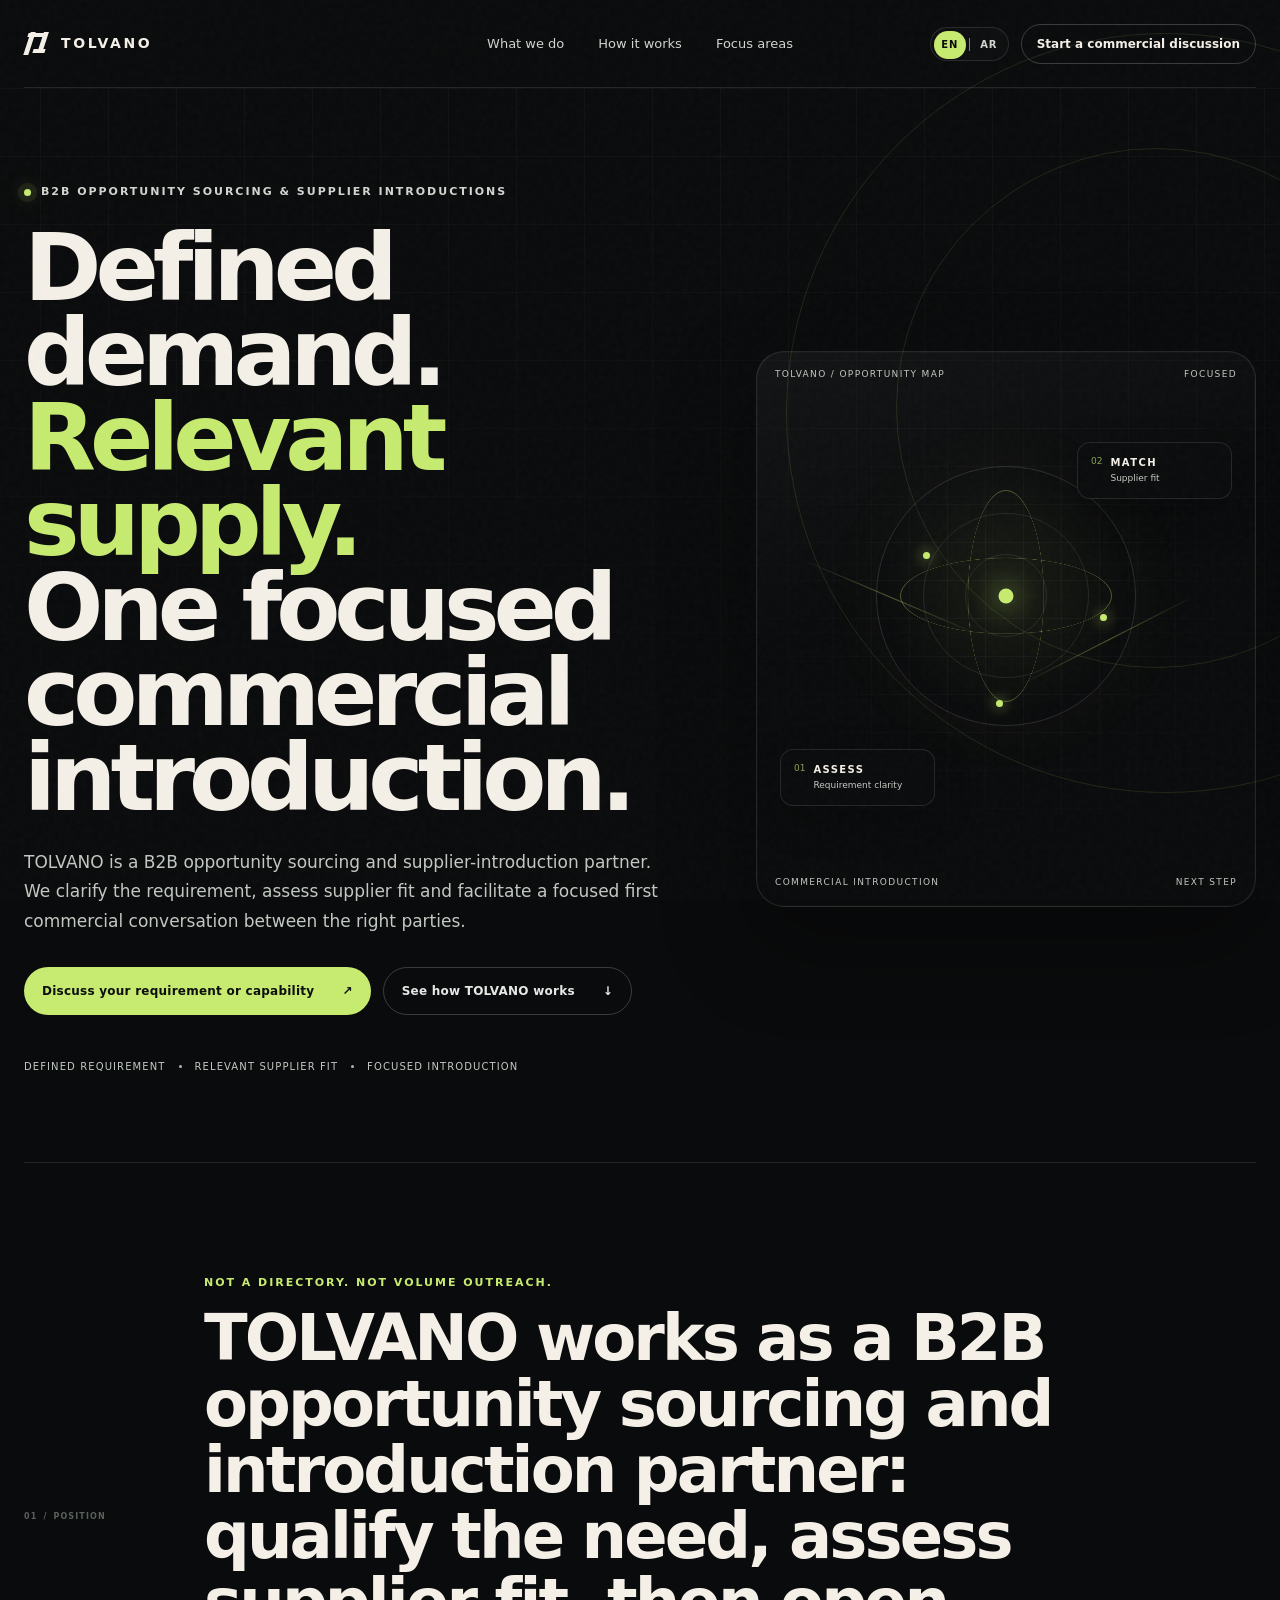
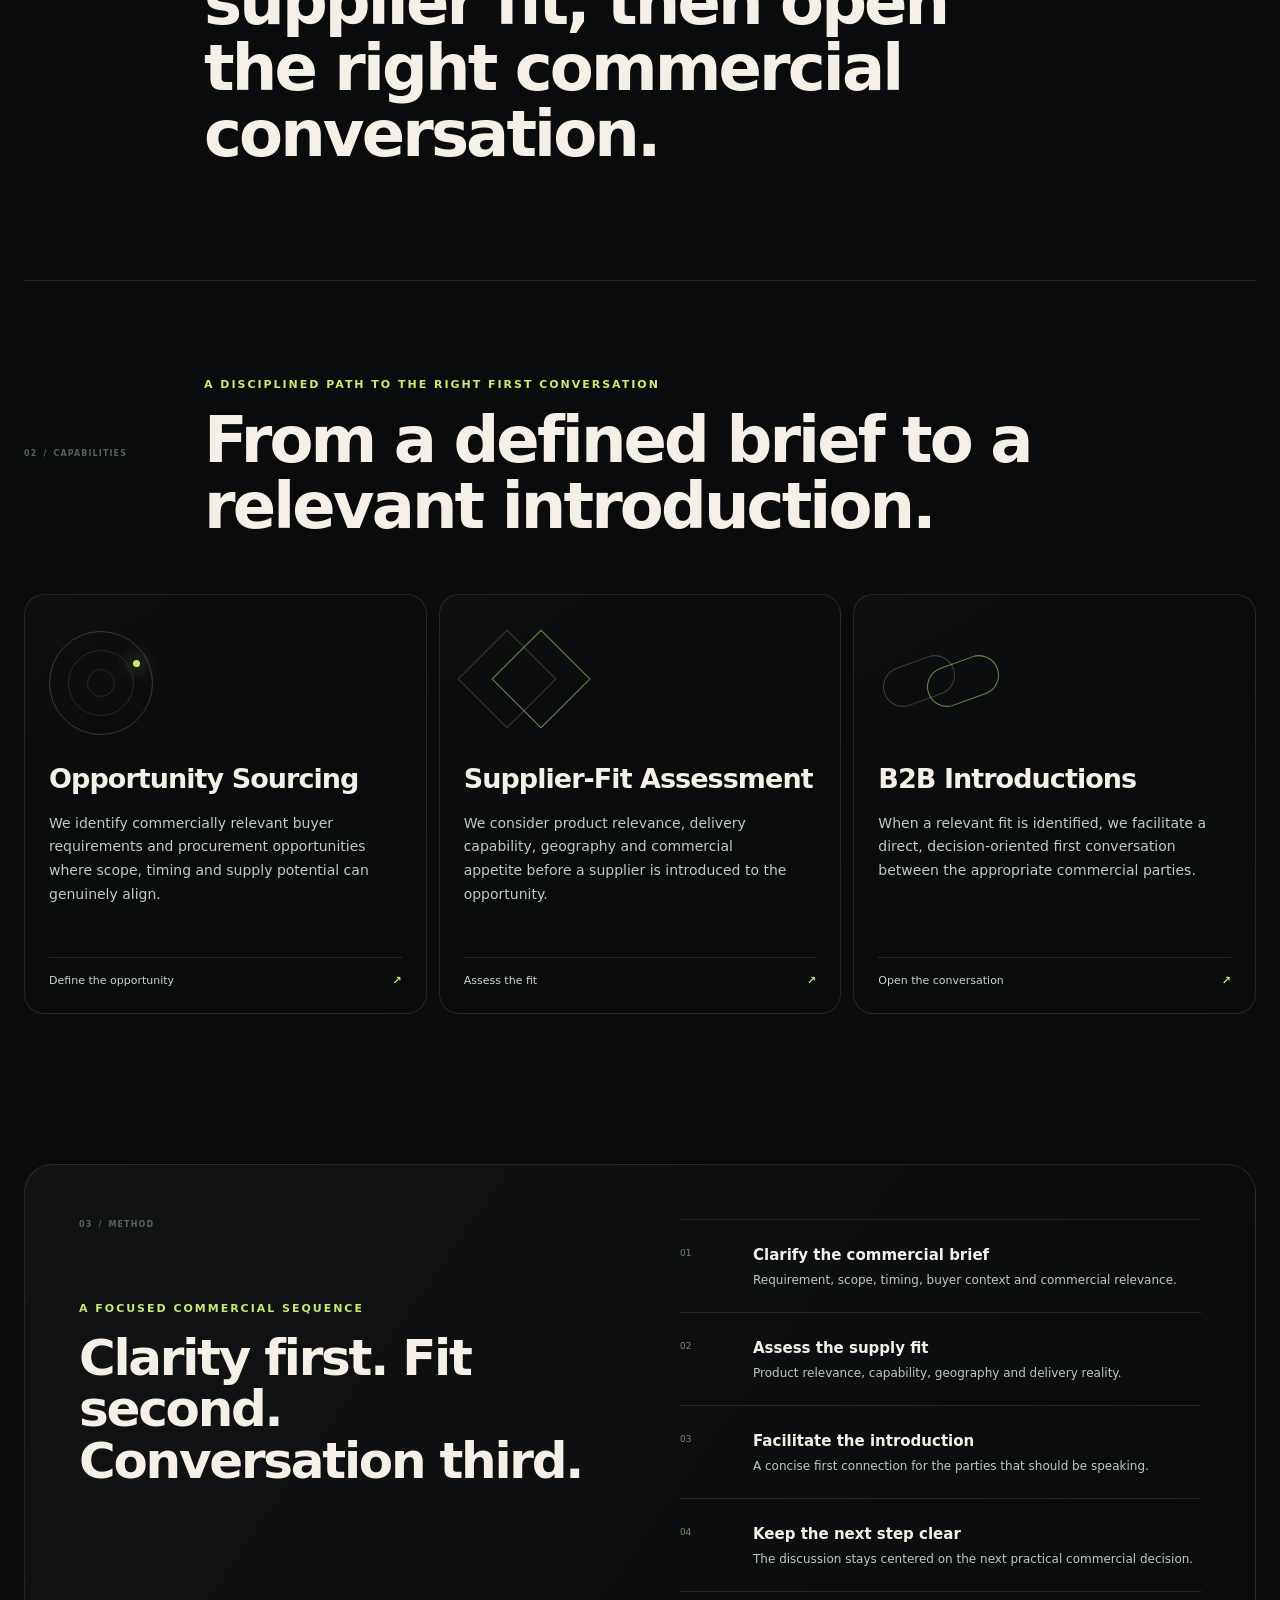
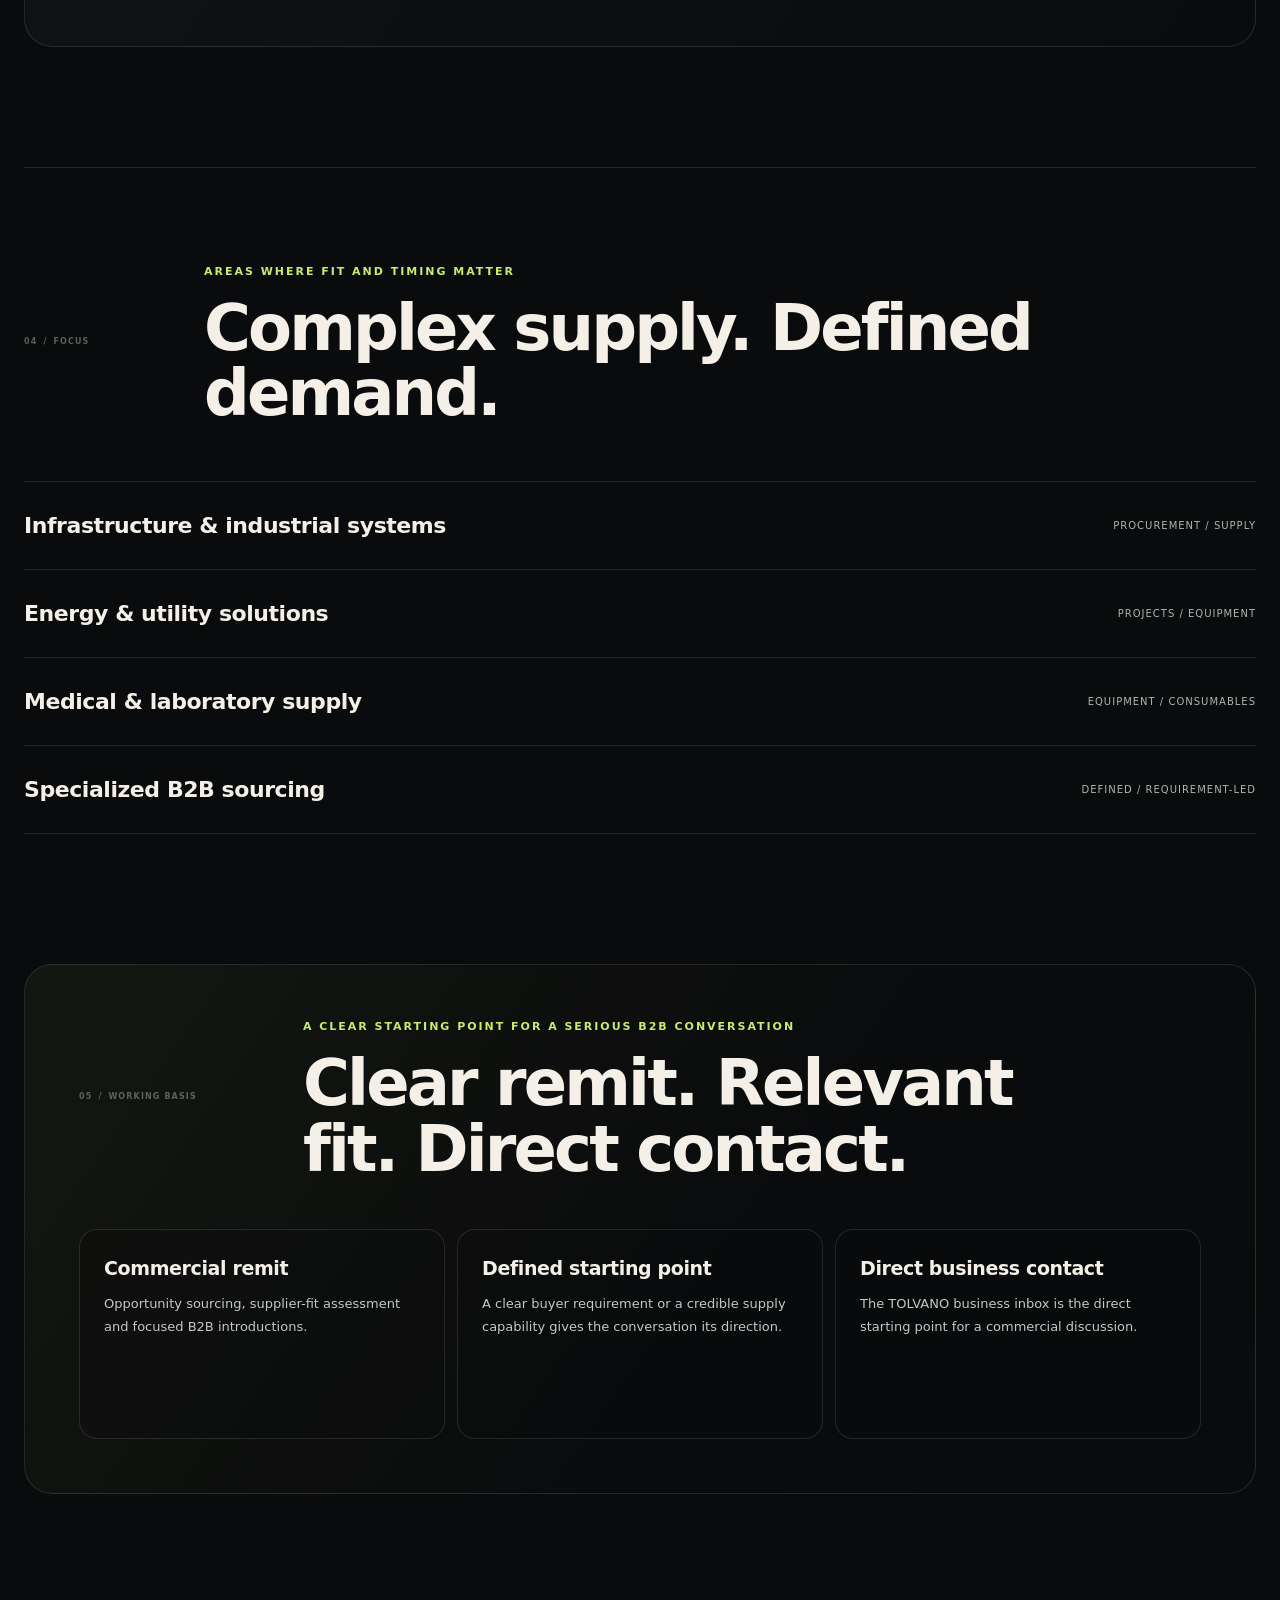
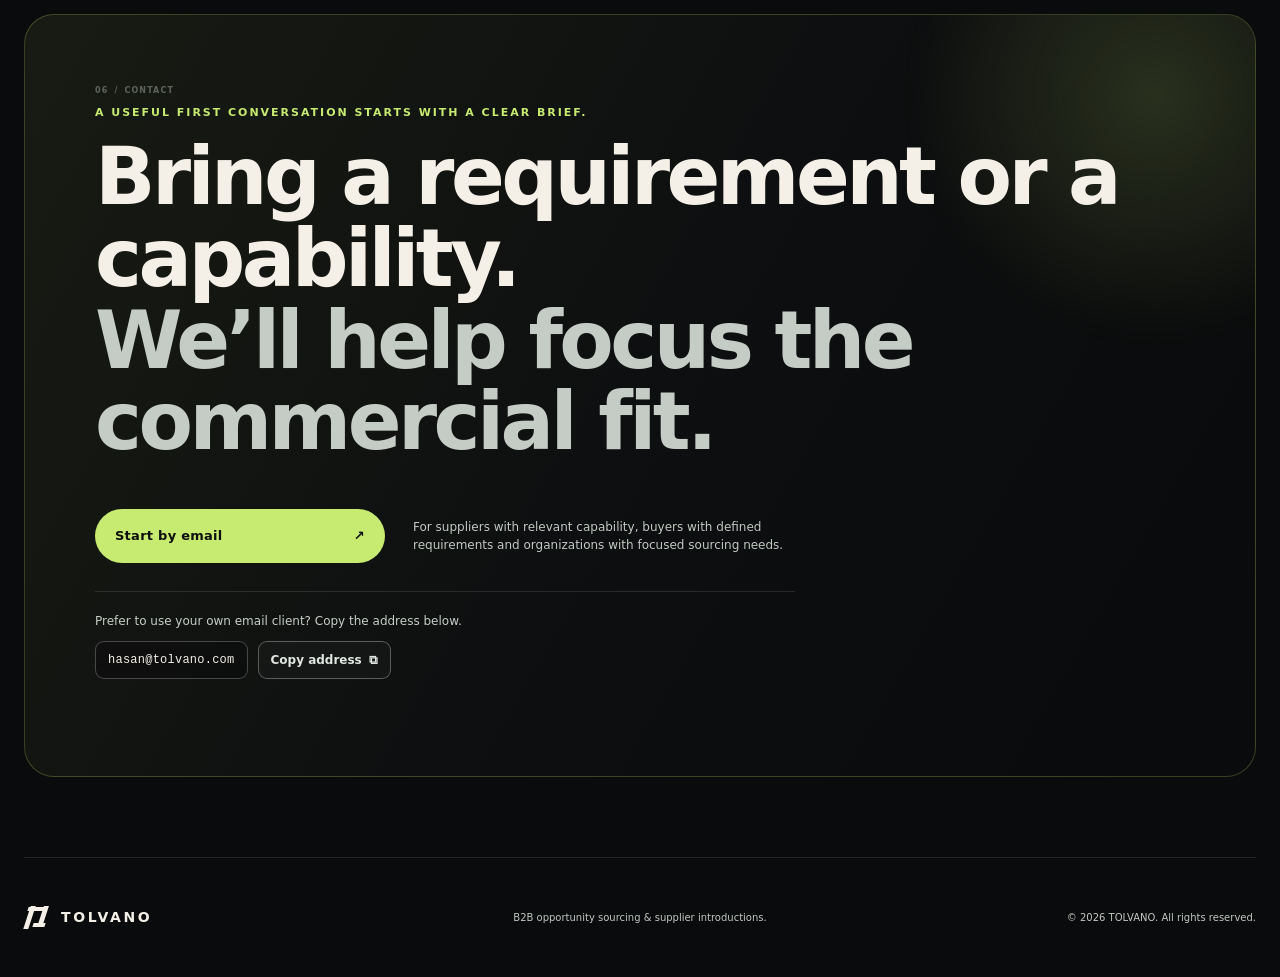
<file: index.html>
<!doctype html>
<html lang="en" dir="ltr" data-page-language="en">
<head>
  <meta charset="utf-8" />
  <meta name="viewport" content="width=device-width, initial-scale=1" />
  <meta name="theme-color" content="#0b0c0d" />
  <meta name="color-scheme" content="dark" />
  <meta name="application-name" content="TOLVANO" />
  <meta name="language" content="en" />
  <meta name="description" content="TOLVANO is a B2B opportunity sourcing and supplier-introduction partner. We clarify buyer requirements, assess supplier fit and facilitate focused commercial introductions." />
  <meta property="og:title" content="TOLVANO — B2B Opportunity Sourcing & Introductions" />
  <meta property="og:description" content="Defined requirements, relevant supplier fit and focused B2B commercial introductions." />
  <meta property="og:type" content="website" />
  <meta property="og:url" content="https://tolvano.com/" />
  <meta property="og:locale" content="en_US" />
  <meta property="og:locale:alternate" content="ar_AR" />
  <meta name="twitter:card" content="summary" />
  <meta name="twitter:title" content="TOLVANO — B2B Opportunity Sourcing & Introductions" />
  <meta name="twitter:description" content="Defined requirements, relevant supplier fit and focused B2B commercial introductions." />
  <link rel="canonical" href="https://tolvano.com/" />
  <link rel="alternate" hreflang="en" href="https://tolvano.com/" />
  <link rel="alternate" hreflang="ar" href="https://tolvano.com/ar/" />
  <link rel="alternate" hreflang="x-default" href="https://tolvano.com/" />
  <title>TOLVANO — B2B Opportunity Sourcing & Introductions</title>
  <link rel="icon" href="favicon.svg" type="image/svg+xml" />
  <script>
    (function () {
      const root = document.documentElement;
      const pageLanguage = root.dataset.pageLanguage === 'ar' ? 'ar' : 'en';
      let language = pageLanguage;
      try {
        const requestedLanguage = new URLSearchParams(window.location.search).get('lang');
        const savedLanguage = window.localStorage.getItem('tolvano-language');
        language = requestedLanguage === 'ar' || requestedLanguage === 'en'
          ? requestedLanguage
          : (savedLanguage === 'ar' || savedLanguage === 'en' ? savedLanguage : pageLanguage);
      } catch (error) {
        // The static page language remains the reliable no-JavaScript fallback.
      }
      root.lang = language;
      root.dir = language === 'ar' ? 'rtl' : 'ltr';
      root.dataset.language = language;
    }());
  </script>
  <link rel="stylesheet" href="styles.css" />
</head>
<body>
  <div class="noise" aria-hidden="true"></div>
  <div class="cursor-glow" aria-hidden="true"></div>
  <p class="sr-only" id="language-status" aria-live="polite"></p>

  <header class="site-header" id="top">
    <a class="brand" href="#top" aria-label="TOLVANO home" data-i18n-aria-label="brand.home">
      <span class="brand-mark" aria-hidden="true"><span></span><span></span></span>
      <span class="brand-word">TOLVANO</span>
    </a>
    <nav class="nav" id="primary-navigation" aria-label="Primary navigation" data-i18n-aria-label="navigation.primary">
      <a href="#capabilities" data-i18n="navigation.capabilities">What we do</a>
      <a href="#approach" data-i18n="navigation.approach">How it works</a>
      <a href="#focus" data-i18n="navigation.focus">Focus areas</a>
    </nav>
    <div class="header-actions">
      <div class="language-switcher" role="group" aria-label="Language selector" data-i18n-aria-label="language.selector">
        <a class="language-option" href="./" data-language-option="en" aria-current="page" lang="en">EN</a>
        <span class="language-divider" aria-hidden="true">|</span>
        <a class="language-option" href="ar/" data-language-option="ar" lang="ar">AR</a>
      </div>
      <a class="header-cta" href="mailto:hasan@tolvano.com?subject=Commercial%20Discussion%20with%20TOLVANO" data-i18n-mailto="emailSubjects.header" data-mailto-email="hasan@tolvano.com"><span data-i18n="navigation.contact">Start a commercial discussion</span></a>
      <button class="menu-toggle" type="button" aria-label="Open menu" aria-expanded="false" aria-controls="primary-navigation" data-menu-toggle><span></span><span></span></button>
    </div>
  </header>

  <main>
    <section class="hero section-shell">
      <div class="hero-grid" aria-hidden="true"></div>
      <div class="hero-orbit orbit-one" aria-hidden="true"></div>
      <div class="hero-orbit orbit-two" aria-hidden="true"></div>
      <div class="hero-copy reveal">
        <p class="eyebrow"><span class="signal" aria-hidden="true"></span><span data-i18n="hero.eyebrow">B2B OPPORTUNITY SOURCING &amp; SUPPLIER INTRODUCTIONS</span></p>
        <h1 data-i18n-html="hero.title">Defined demand.<br /><span>Relevant supply.</span><br />One focused commercial introduction.</h1>
        <p class="hero-lead" data-i18n="hero.lead">TOLVANO is a B2B opportunity sourcing and supplier-introduction partner. We clarify the requirement, assess supplier fit and facilitate a focused first commercial conversation between the right parties.</p>
        <div class="hero-actions">
          <a class="btn btn-primary" href="mailto:hasan@tolvano.com?subject=Commercial%20Opportunity%20with%20TOLVANO" data-i18n-mailto="emailSubjects.opportunity" data-mailto-email="hasan@tolvano.com">
            <span data-i18n="hero.primaryCta">Discuss your requirement or capability</span>
            <span aria-hidden="true">↗</span>
          </a>
          <a class="btn btn-ghost" href="#capabilities"><span data-i18n="hero.secondaryCta">See how TOLVANO works</span> <span aria-hidden="true">↓</span></a>
        </div>
        <div class="trust-line" aria-label="TOLVANO working principles" data-i18n-aria-label="hero.principles">
          <span data-i18n="hero.principleOne">Defined requirement</span><i aria-hidden="true"></i><span data-i18n="hero.principleTwo">Relevant supplier fit</span><i aria-hidden="true"></i><span data-i18n="hero.principleThree">Focused introduction</span>
        </div>
      </div>

      <div class="hero-visual reveal delay-one" aria-hidden="true">
        <div class="visual-frame">
          <div class="frame-label top"><span data-i18n="visual.signal">TOLVANO / OPPORTUNITY MAP</span><span data-i18n="visual.status">FOCUSED</span></div>
          <div class="sphere">
            <div class="sphere-ring ring-a"></div>
            <div class="sphere-ring ring-b"></div>
            <div class="sphere-core"></div>
            <span class="node node-a"></span><span class="node node-b"></span><span class="node node-c"></span>
          </div>
          <div class="connection-line line-a"></div>
          <div class="connection-line line-b"></div>
          <div class="signal-card card-a"><small>01</small><strong data-i18n="visual.qualify">ASSESS</strong><span data-i18n="visual.relevance">Requirement clarity</span></div>
          <div class="signal-card card-b"><small>02</small><strong data-i18n="visual.align">MATCH</strong><span data-i18n="visual.capability">Supplier fit</span></div>
          <div class="frame-label bottom"><span data-i18n="visual.intelligence">COMMERCIAL INTRODUCTION</span><span data-i18n="visual.connect">NEXT STEP</span></div>
        </div>
      </div>
    </section>

    <section class="statement section-shell reveal">
      <p class="section-index"><bdi>01</bdi><span aria-hidden="true">/</span><span data-i18n="sections.position">POSITION</span></p>
      <div class="statement-copy">
        <p class="kicker" data-i18n="statement.kicker">Not a directory. Not volume outreach.</p>
        <h2 data-i18n="statement.title">TOLVANO works as a B2B opportunity sourcing and introduction partner: qualify the need, assess supplier fit, then open the right commercial conversation.</h2>
      </div>
    </section>

    <section class="capabilities section-shell" id="capabilities">
      <div class="section-heading reveal">
        <p class="section-index"><bdi>02</bdi><span aria-hidden="true">/</span><span data-i18n="sections.capabilities">CAPABILITIES</span></p>
        <div>
          <p class="kicker" data-i18n="capabilities.kicker">A disciplined path to the right first conversation</p>
          <h2 data-i18n="capabilities.title">From a defined brief to a relevant introduction.</h2>
        </div>
      </div>
      <div class="capability-grid">
        <article class="capability-card reveal">
          <div class="icon icon-radar" aria-hidden="true"><span></span></div>
          <h3 data-i18n="capabilities.cards.sourcing.title">Opportunity Sourcing</h3>
          <p data-i18n="capabilities.cards.sourcing.body">We identify commercially relevant buyer requirements and procurement opportunities where scope, timing and supply potential can genuinely align.</p>
          <span class="card-link"><span data-i18n="capabilities.cards.sourcing.link">Define the opportunity</span><b aria-hidden="true">↗</b></span>
        </article>
        <article class="capability-card reveal delay-one">
          <div class="icon icon-fit" aria-hidden="true"><span></span><span></span></div>
          <h3 data-i18n="capabilities.cards.fit.title">Supplier-Fit Assessment</h3>
          <p data-i18n="capabilities.cards.fit.body">We consider product relevance, delivery capability, geography and commercial appetite before a supplier is introduced to the opportunity.</p>
          <span class="card-link"><span data-i18n="capabilities.cards.fit.link">Assess the fit</span><b aria-hidden="true">↗</b></span>
        </article>
        <article class="capability-card reveal delay-two">
          <div class="icon icon-link" aria-hidden="true"><span></span><span></span></div>
          <h3 data-i18n="capabilities.cards.introductions.title">B2B Introductions</h3>
          <p data-i18n="capabilities.cards.introductions.body">When a relevant fit is identified, we facilitate a direct, decision-oriented first conversation between the appropriate commercial parties.</p>
          <span class="card-link"><span data-i18n="capabilities.cards.introductions.link">Open the conversation</span><b aria-hidden="true">↗</b></span>
        </article>
      </div>
    </section>

    <section class="approach section-shell" id="approach">
      <div class="approach-panel reveal">
        <div class="section-heading compact">
          <p class="section-index"><bdi>03</bdi><span aria-hidden="true">/</span><span data-i18n="sections.method">METHOD</span></p>
          <div>
            <p class="kicker" data-i18n="approach.kicker">A focused commercial sequence</p>
            <h2 data-i18n="approach.title">Clarity first. Fit second. Conversation third.</h2>
          </div>
        </div>
        <div class="steps">
          <div class="step"><span>01</span><div><strong data-i18n="approach.steps.qualify.title">Clarify the commercial brief</strong><p data-i18n="approach.steps.qualify.body">Requirement, scope, timing, buyer context and commercial relevance.</p></div></div>
          <div class="step"><span>02</span><div><strong data-i18n="approach.steps.map.title">Assess the supply fit</strong><p data-i18n="approach.steps.map.body">Product relevance, capability, geography and delivery reality.</p></div></div>
          <div class="step"><span>03</span><div><strong data-i18n="approach.steps.open.title">Facilitate the introduction</strong><p data-i18n="approach.steps.open.body">A concise first connection for the parties that should be speaking.</p></div></div>
          <div class="step"><span>04</span><div><strong data-i18n="approach.steps.advance.title">Keep the next step clear</strong><p data-i18n="approach.steps.advance.body">The discussion stays centered on the next practical commercial decision.</p></div></div>
        </div>
      </div>
    </section>

    <section class="focus section-shell" id="focus">
      <div class="section-heading reveal">
        <p class="section-index"><bdi>04</bdi><span aria-hidden="true">/</span><span data-i18n="sections.focus">FOCUS</span></p>
        <div>
          <p class="kicker" data-i18n="focus.kicker">Areas where fit and timing matter</p>
          <h2 data-i18n="focus.title">Complex supply. Defined demand.</h2>
        </div>
      </div>
      <div class="focus-list reveal">
        <div class="focus-row"><strong data-i18n="focus.rows.infrastructure.title">Infrastructure &amp; industrial systems</strong><em data-i18n="focus.rows.infrastructure.meta">Procurement / Supply</em></div>
        <div class="focus-row"><strong data-i18n="focus.rows.energy.title">Energy &amp; utility solutions</strong><em data-i18n="focus.rows.energy.meta">Projects / Equipment</em></div>
        <div class="focus-row"><strong data-i18n="focus.rows.medical.title">Medical &amp; laboratory supply</strong><em data-i18n="focus.rows.medical.meta">Equipment / Consumables</em></div>
        <div class="focus-row"><strong data-i18n="focus.rows.specialized.title">Specialized B2B sourcing</strong><em data-i18n="focus.rows.specialized.meta">Defined / Requirement-led</em></div>
      </div>
    </section>

    <section class="basis section-shell reveal" aria-label="TOLVANO working basis" data-i18n-aria-label="basis.label">
      <div class="basis-panel">
        <div class="basis-intro">
          <p class="section-index"><bdi>05</bdi><span aria-hidden="true">/</span><span data-i18n="sections.basis">WORKING BASIS</span></p>
          <div>
            <p class="kicker" data-i18n="basis.kicker">A clear starting point for a serious B2B conversation</p>
            <h2 data-i18n="basis.title">Clear remit. Relevant fit. Direct contact.</h2>
          </div>
        </div>
        <div class="basis-grid">
          <article class="basis-item"><span class="card-num">01</span><h3 data-i18n="basis.items.remit.title">Commercial remit</h3><p data-i18n="basis.items.remit.body">Opportunity sourcing, supplier-fit assessment and focused B2B introductions.</p></article>
          <article class="basis-item"><span class="card-num">02</span><h3 data-i18n="basis.items.start.title">Defined starting point</h3><p data-i18n="basis.items.start.body">A clear buyer requirement or a credible supply capability gives the conversation its direction.</p></article>
          <article class="basis-item"><span class="card-num">03</span><h3 data-i18n="basis.items.contact.title">Direct business contact</h3><p data-i18n="basis.items.contact.body">The TOLVANO business inbox is the direct starting point for a commercial discussion.</p></article>
        </div>
      </div>
    </section>

    <section class="cta-section section-shell reveal">
      <div class="cta-panel">
        <div class="cta-glow" aria-hidden="true"></div>
        <p class="section-index"><bdi>06</bdi><span aria-hidden="true">/</span><span data-i18n="sections.contact">CONTACT</span></p>
        <p class="kicker" data-i18n="cta.kicker">A useful first conversation starts with a clear brief.</p>
        <h2 data-i18n-html="cta.title">Bring a requirement or a capability.<br /><span>We’ll help focus the commercial fit.</span></h2>
        <div class="cta-bottom">
          <a class="btn btn-primary large" href="mailto:hasan@tolvano.com?subject=Commercial%20Discussion%20with%20TOLVANO" data-i18n-mailto="emailSubjects.footer" data-mailto-email="hasan@tolvano.com"><span data-i18n="cta.emailCta">Start by email</span> <span aria-hidden="true">↗</span></a>
          <p data-i18n="cta.body">For suppliers with relevant capability, buyers with defined requirements and organizations with focused sourcing needs.</p>
        </div>
        <div class="contact-fallback">
          <p data-i18n="contact.copyPrompt">Prefer to use your own email client? Copy the address below.</p>
          <div class="copy-row">
            <code data-email-address>hasan@tolvano.com</code>
            <button class="copy-email" type="button" data-copy-email="hasan@tolvano.com" aria-label="Copy TOLVANO email address" data-i18n-aria-label="contact.copyAria"><span data-i18n="contact.copyAction">Copy address</span><span aria-hidden="true">⧉</span></button>
          </div>
          <p class="copy-feedback" data-copy-feedback aria-live="polite"></p>
        </div>
      </div>
    </section>
  </main>

  <div class="mobile-cta" aria-label="Start a commercial discussion" data-i18n-aria-label="mobileCta.label">
    <a href="mailto:hasan@tolvano.com?subject=Commercial%20Discussion%20with%20TOLVANO" data-i18n-mailto="emailSubjects.mobile" data-mailto-email="hasan@tolvano.com"><span data-i18n="mobileCta.action">Start a commercial discussion</span><span aria-hidden="true">↗</span></a>
  </div>

  <footer class="site-footer section-shell">
    <a class="brand footer-brand" href="#top" aria-label="TOLVANO home" data-i18n-aria-label="brand.home"><span class="brand-mark" aria-hidden="true"><span></span><span></span></span><span class="brand-word">TOLVANO</span></a>
    <p data-i18n="footer.description">B2B opportunity sourcing &amp; supplier introductions.</p>
    <p><span>© </span><span id="year">2026</span><span> TOLVANO. </span><span data-i18n="footer.rights">All rights reserved.</span></p>
  </footer>

  <script src="script.js"></script>
</body>
</html>
</file>
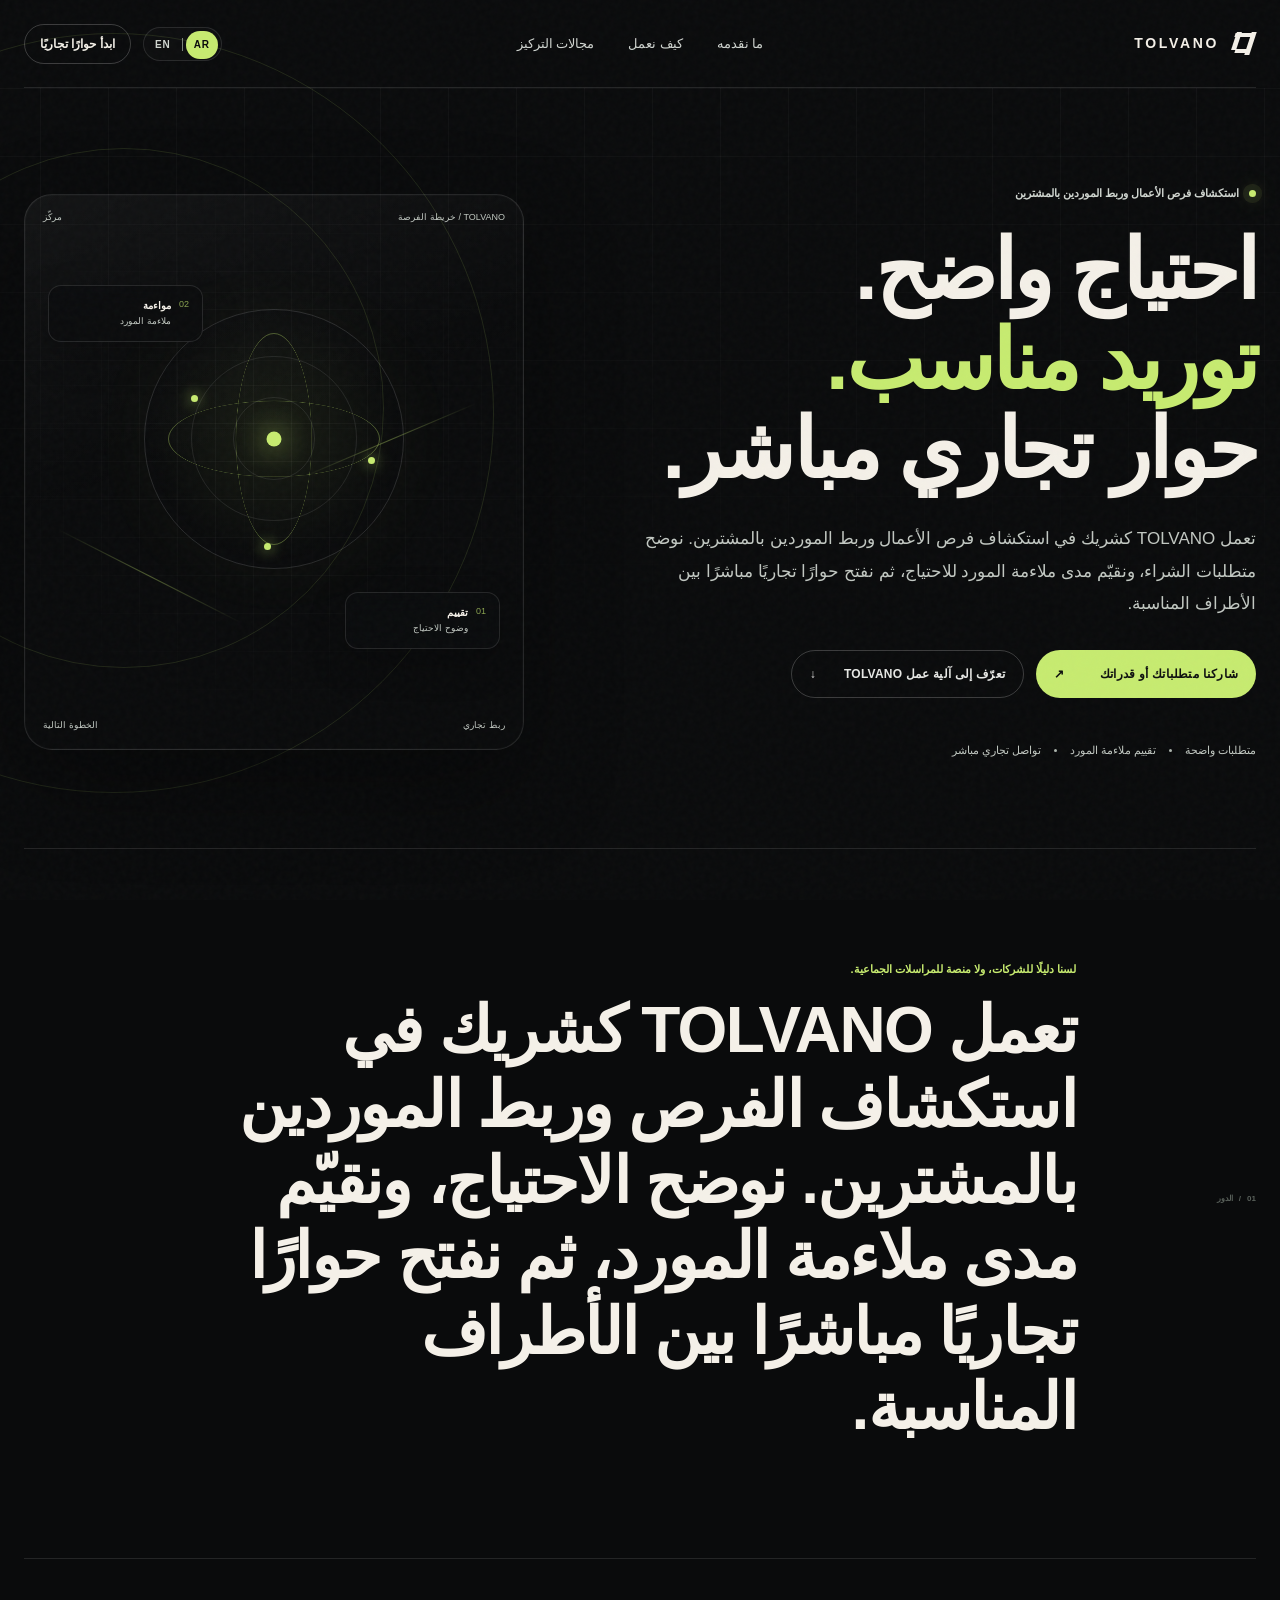
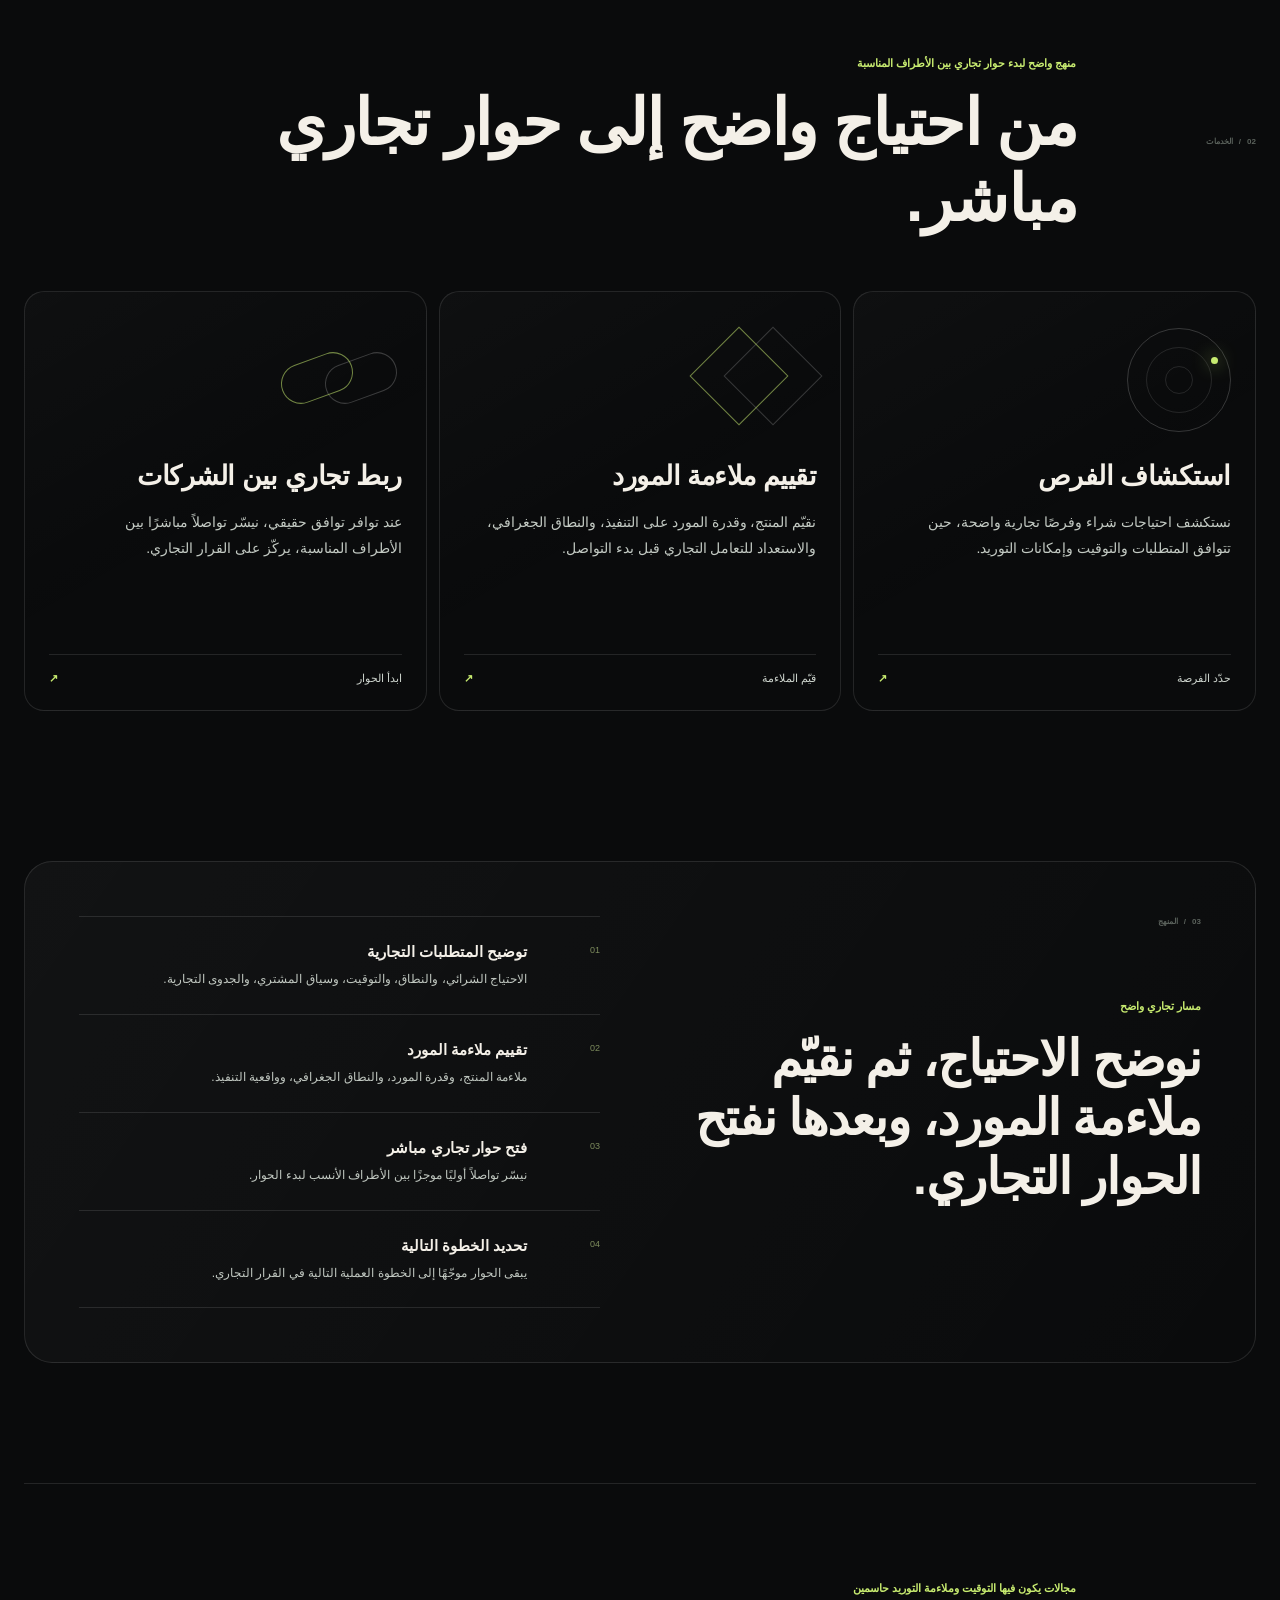
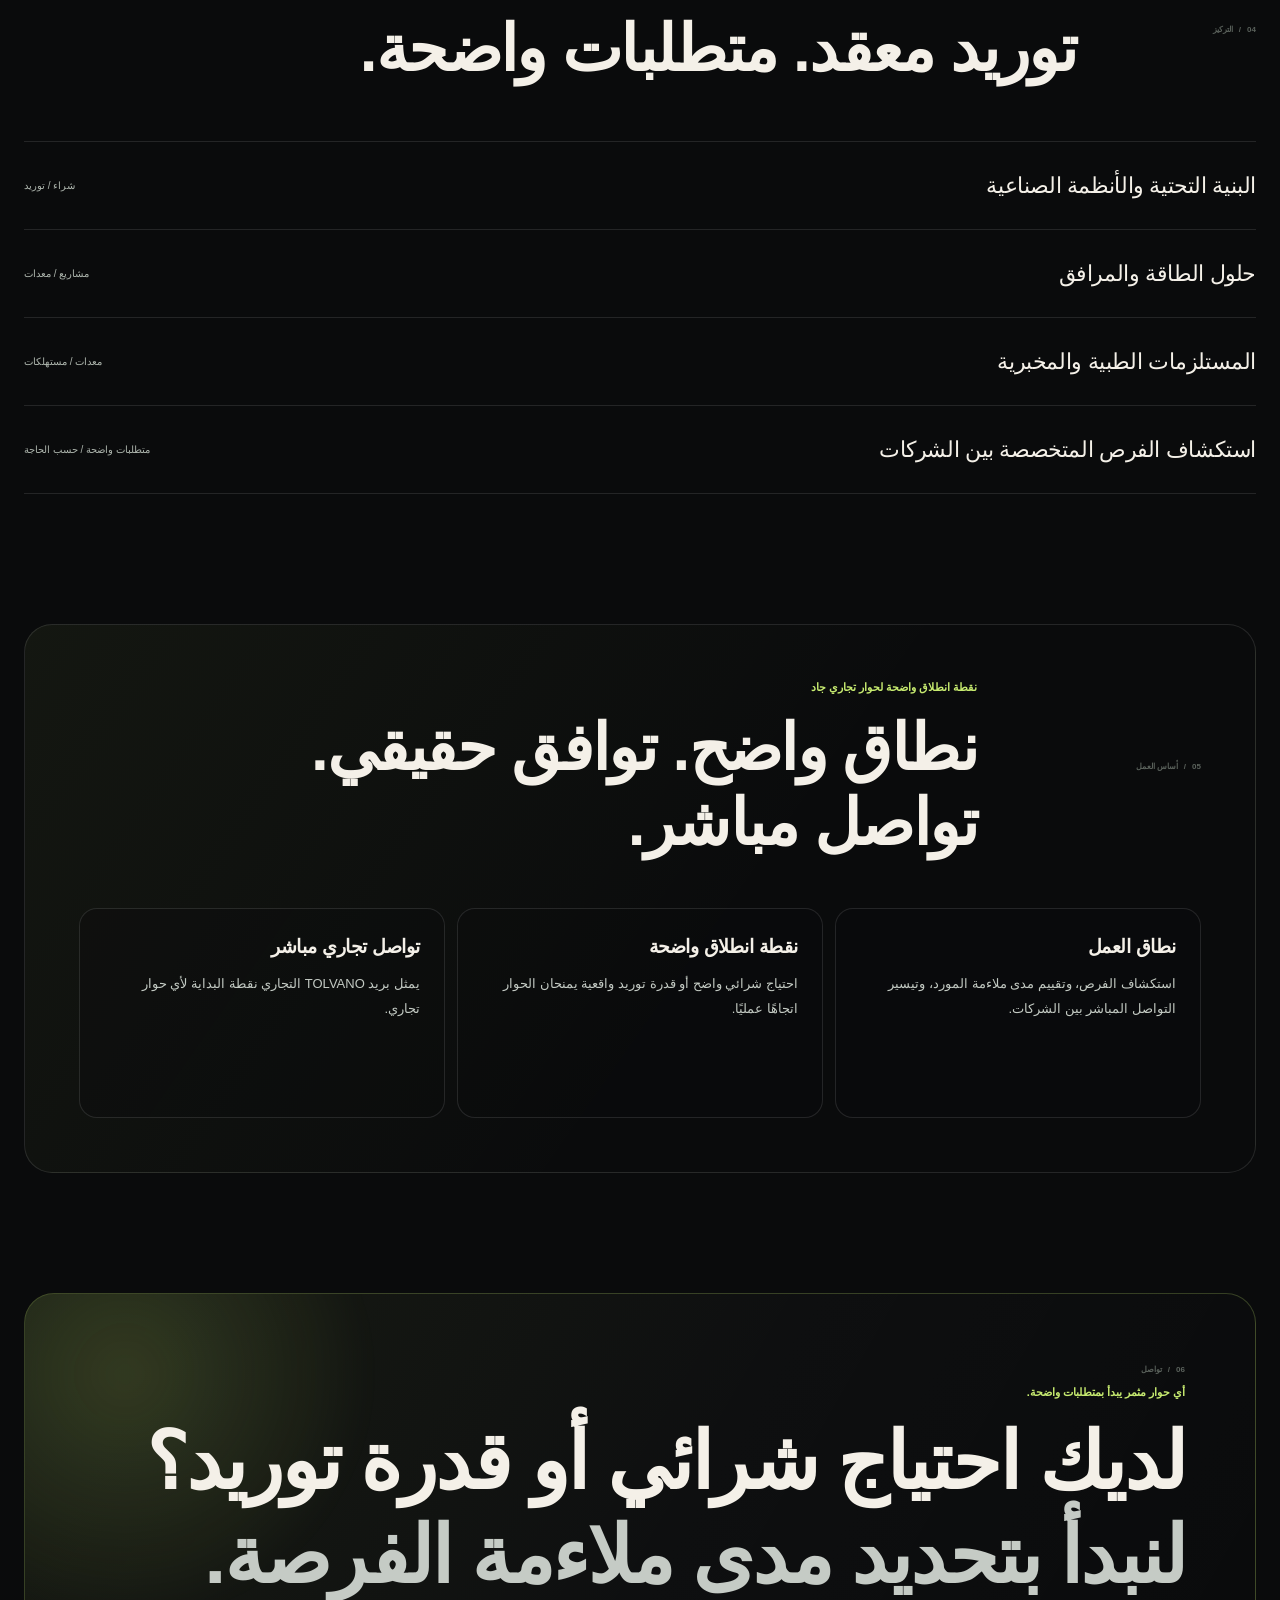
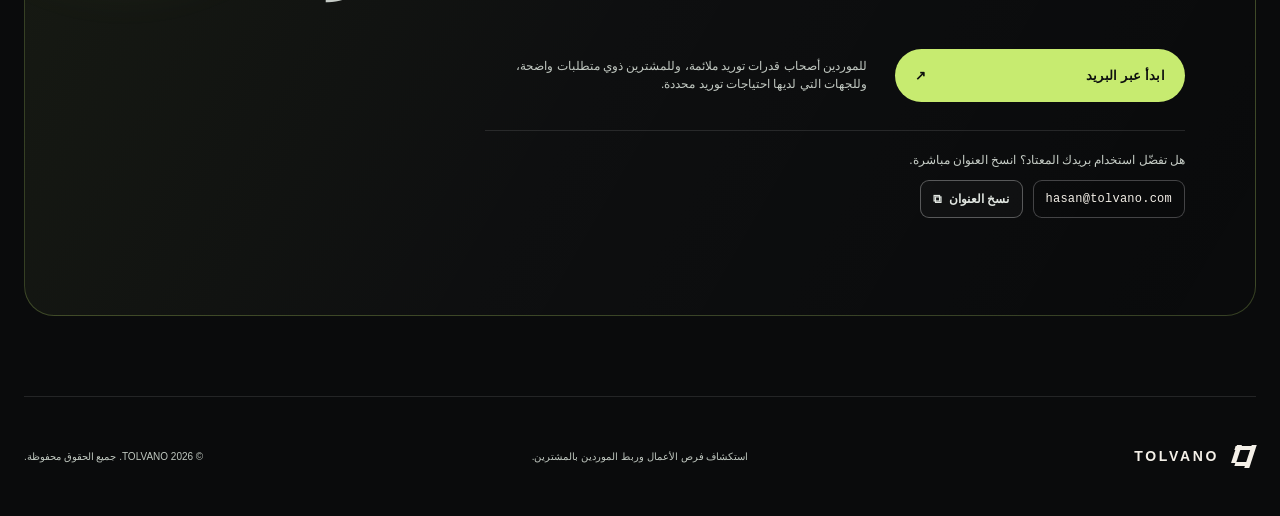
<file: ar/index.html>
<!doctype html>
<html lang="ar" dir="rtl" data-page-language="ar">
<head>
  <meta charset="utf-8" />
  <meta name="viewport" content="width=device-width, initial-scale=1" />
  <meta name="theme-color" content="#0b0c0d" />
  <meta name="color-scheme" content="dark" />
  <meta name="application-name" content="TOLVANO" />
  <meta name="language" content="ar" />
  <meta name="description" content="تعمل TOLVANO كشريك في استكشاف فرص الأعمال وربط الموردين بالمشترين. نوضح متطلبات الشراء، ونقيّم مدى ملاءمة المورد للاحتياج، ثم نفتح حوارًا تجاريًا مباشرًا بين الأطراف المناسبة." />
  <meta property="og:title" content="TOLVANO — استكشاف فرص الأعمال وربط الموردين" />
  <meta property="og:description" content="متطلبات واضحة، وتقييم ملاءمة المورد، وحوار تجاري مباشر بين الأطراف المناسبة." />
  <meta property="og:type" content="website" />
  <meta property="og:url" content="https://tolvano.com/ar/" />
  <meta property="og:locale" content="ar_AR" />
  <meta property="og:locale:alternate" content="en_US" />
  <meta name="twitter:card" content="summary" />
  <meta name="twitter:title" content="TOLVANO — استكشاف فرص الأعمال وربط الموردين" />
  <meta name="twitter:description" content="متطلبات واضحة، وتقييم ملاءمة المورد، وحوار تجاري مباشر بين الأطراف المناسبة." />
  <link rel="canonical" href="https://tolvano.com/ar/" />
  <link rel="alternate" hreflang="en" href="https://tolvano.com/" />
  <link rel="alternate" hreflang="ar" href="https://tolvano.com/ar/" />
  <link rel="alternate" hreflang="x-default" href="https://tolvano.com/" />
  <title>TOLVANO — استكشاف فرص الأعمال وربط الموردين</title>
  <link rel="icon" href="../favicon.svg" type="image/svg+xml" />
  <script>
    (function () {
      const root = document.documentElement;
      const pageLanguage = root.dataset.pageLanguage === 'ar' ? 'ar' : 'en';
      let language = pageLanguage;
      try {
        const requestedLanguage = new URLSearchParams(window.location.search).get('lang');
        const savedLanguage = window.localStorage.getItem('tolvano-language');
        language = requestedLanguage === 'ar' || requestedLanguage === 'en'
          ? requestedLanguage
          : (savedLanguage === 'ar' || savedLanguage === 'en' ? savedLanguage : pageLanguage);
      } catch (error) {
        // تبقى العربية الظاهرة في هذه الصفحة هي البديل الموثوق دون JavaScript.
      }
      root.lang = language;
      root.dir = language === 'ar' ? 'rtl' : 'ltr';
      root.dataset.language = language;
    }());
  </script>
  <link rel="stylesheet" href="../styles.css" />
</head>
<body>
  <div class="noise" aria-hidden="true"></div>
  <div class="cursor-glow" aria-hidden="true"></div>
  <p class="sr-only" id="language-status" aria-live="polite"></p>

  <header class="site-header" id="top">
    <a class="brand" href="#top" aria-label="الصفحة الرئيسية لـ TOLVANO" data-i18n-aria-label="brand.home">
      <span class="brand-mark" aria-hidden="true"><span></span><span></span></span>
      <span class="brand-word">TOLVANO</span>
    </a>
    <nav class="nav" id="primary-navigation" aria-label="التنقل الرئيسي" data-i18n-aria-label="navigation.primary">
      <a href="#capabilities" data-i18n="navigation.capabilities">ما نقدمه</a>
      <a href="#approach" data-i18n="navigation.approach">كيف نعمل</a>
      <a href="#focus" data-i18n="navigation.focus">مجالات التركيز</a>
    </nav>
    <div class="header-actions">
      <div class="language-switcher" role="group" aria-label="اختيار اللغة" data-i18n-aria-label="language.selector">
        <a class="language-option" href="../" data-language-option="en" lang="en">EN</a>
        <span class="language-divider" aria-hidden="true">|</span>
        <a class="language-option" href="./" data-language-option="ar" aria-current="page" lang="ar">AR</a>
      </div>
      <a class="header-cta" href="mailto:hasan@tolvano.com" data-i18n-mailto="emailSubjects.header" data-mailto-email="hasan@tolvano.com"><span data-i18n="navigation.contact">ابدأ حوارًا تجاريًا</span></a>
      <button class="menu-toggle" type="button" aria-label="فتح القائمة" aria-expanded="false" aria-controls="primary-navigation" data-menu-toggle><span></span><span></span></button>
    </div>
  </header>

  <main>
    <section class="hero section-shell">
      <div class="hero-grid" aria-hidden="true"></div>
      <div class="hero-orbit orbit-one" aria-hidden="true"></div>
      <div class="hero-orbit orbit-two" aria-hidden="true"></div>
      <div class="hero-copy reveal">
        <p class="eyebrow"><span class="signal" aria-hidden="true"></span><span data-i18n="hero.eyebrow">استكشاف فرص الأعمال وربط الموردين بالمشترين</span></p>
        <h1 data-i18n-html="hero.title">احتياج واضح.<br /><span>توريد مناسب.</span><br />حوار تجاري مباشر.</h1>
        <p class="hero-lead" data-i18n="hero.lead">تعمل TOLVANO كشريك في استكشاف فرص الأعمال وربط الموردين بالمشترين. نوضح متطلبات الشراء، ونقيّم مدى ملاءمة المورد للاحتياج، ثم نفتح حوارًا تجاريًا مباشرًا بين الأطراف المناسبة.</p>
        <div class="hero-actions">
          <a class="btn btn-primary" href="mailto:hasan@tolvano.com" data-i18n-mailto="emailSubjects.opportunity" data-mailto-email="hasan@tolvano.com">
            <span data-i18n="hero.primaryCta">شاركنا متطلباتك أو قدراتك</span>
            <span aria-hidden="true">↗</span>
          </a>
          <a class="btn btn-ghost" href="#capabilities"><span data-i18n="hero.secondaryCta">تعرّف إلى آلية عمل TOLVANO</span> <span aria-hidden="true">↓</span></a>
        </div>
        <div class="trust-line" aria-label="منهج عمل TOLVANO" data-i18n-aria-label="hero.principles">
          <span data-i18n="hero.principleOne">متطلبات واضحة</span><i aria-hidden="true"></i><span data-i18n="hero.principleTwo">تقييم ملاءمة المورد</span><i aria-hidden="true"></i><span data-i18n="hero.principleThree">تواصل تجاري مباشر</span>
        </div>
      </div>

      <div class="hero-visual reveal delay-one" aria-hidden="true">
        <div class="visual-frame">
          <div class="frame-label top"><span data-i18n="visual.signal">TOLVANO / خريطة الفرصة</span><span data-i18n="visual.status">مركّز</span></div>
          <div class="sphere">
            <div class="sphere-ring ring-a"></div>
            <div class="sphere-ring ring-b"></div>
            <div class="sphere-core"></div>
            <span class="node node-a"></span><span class="node node-b"></span><span class="node node-c"></span>
          </div>
          <div class="connection-line line-a"></div>
          <div class="connection-line line-b"></div>
          <div class="signal-card card-a"><small>01</small><strong data-i18n="visual.qualify">تقييم</strong><span data-i18n="visual.relevance">وضوح الاحتياج</span></div>
          <div class="signal-card card-b"><small>02</small><strong data-i18n="visual.align">مواءمة</strong><span data-i18n="visual.capability">ملاءمة المورد</span></div>
          <div class="frame-label bottom"><span data-i18n="visual.intelligence">ربط تجاري</span><span data-i18n="visual.connect">الخطوة التالية</span></div>
        </div>
      </div>
    </section>

    <section class="statement section-shell reveal">
      <p class="section-index"><bdi>01</bdi><span aria-hidden="true">/</span><span data-i18n="sections.position">الدور</span></p>
      <div class="statement-copy">
        <p class="kicker" data-i18n="statement.kicker">لسنا دليلًا للشركات، ولا منصة للمراسلات الجماعية.</p>
        <h2 data-i18n="statement.title">تعمل TOLVANO كشريك في استكشاف الفرص وربط الموردين بالمشترين. نوضح الاحتياج، ونقيّم مدى ملاءمة المورد، ثم نفتح حوارًا تجاريًا مباشرًا بين الأطراف المناسبة.</h2>
      </div>
    </section>

    <section class="capabilities section-shell" id="capabilities">
      <div class="section-heading reveal">
        <p class="section-index"><bdi>02</bdi><span aria-hidden="true">/</span><span data-i18n="sections.capabilities">الخدمات</span></p>
        <div>
          <p class="kicker" data-i18n="capabilities.kicker">منهج واضح لبدء حوار تجاري بين الأطراف المناسبة</p>
          <h2 data-i18n="capabilities.title">من احتياج واضح إلى حوار تجاري مباشر.</h2>
        </div>
      </div>
      <div class="capability-grid">
        <article class="capability-card reveal">
          <div class="icon icon-radar" aria-hidden="true"><span></span></div>
          <h3 data-i18n="capabilities.cards.sourcing.title">استكشاف الفرص</h3>
          <p data-i18n="capabilities.cards.sourcing.body">نستكشف احتياجات شراء وفرصًا تجارية واضحة، حين تتوافق المتطلبات والتوقيت وإمكانات التوريد.</p>
          <span class="card-link"><span data-i18n="capabilities.cards.sourcing.link">حدّد الفرصة</span><b aria-hidden="true">↗</b></span>
        </article>
        <article class="capability-card reveal delay-one">
          <div class="icon icon-fit" aria-hidden="true"><span></span><span></span></div>
          <h3 data-i18n="capabilities.cards.fit.title">تقييم ملاءمة المورد</h3>
          <p data-i18n="capabilities.cards.fit.body">نقيّم المنتج، وقدرة المورد على التنفيذ، والنطاق الجغرافي، والاستعداد للتعامل التجاري قبل بدء التواصل.</p>
          <span class="card-link"><span data-i18n="capabilities.cards.fit.link">قيّم الملاءمة</span><b aria-hidden="true">↗</b></span>
        </article>
        <article class="capability-card reveal delay-two">
          <div class="icon icon-link" aria-hidden="true"><span></span><span></span></div>
          <h3 data-i18n="capabilities.cards.introductions.title">ربط تجاري بين الشركات</h3>
          <p data-i18n="capabilities.cards.introductions.body">عند توافر توافق حقيقي، نيسّر تواصلاً مباشرًا بين الأطراف المناسبة، يركّز على القرار التجاري.</p>
          <span class="card-link"><span data-i18n="capabilities.cards.introductions.link">ابدأ الحوار</span><b aria-hidden="true">↗</b></span>
        </article>
      </div>
    </section>

    <section class="approach section-shell" id="approach">
      <div class="approach-panel reveal">
        <div class="section-heading compact">
          <p class="section-index"><bdi>03</bdi><span aria-hidden="true">/</span><span data-i18n="sections.method">المنهج</span></p>
          <div>
            <p class="kicker" data-i18n="approach.kicker">مسار تجاري واضح</p>
            <h2 data-i18n="approach.title">نوضح الاحتياج، ثم نقيّم ملاءمة المورد، وبعدها نفتح الحوار التجاري.</h2>
          </div>
        </div>
        <div class="steps">
          <div class="step"><span>01</span><div><strong data-i18n="approach.steps.qualify.title">توضيح المتطلبات التجارية</strong><p data-i18n="approach.steps.qualify.body">الاحتياج الشرائي، والنطاق، والتوقيت، وسياق المشتري، والجدوى التجارية.</p></div></div>
          <div class="step"><span>02</span><div><strong data-i18n="approach.steps.map.title">تقييم ملاءمة المورد</strong><p data-i18n="approach.steps.map.body">ملاءمة المنتج، وقدرة المورد، والنطاق الجغرافي، وواقعية التنفيذ.</p></div></div>
          <div class="step"><span>03</span><div><strong data-i18n="approach.steps.open.title">فتح حوار تجاري مباشر</strong><p data-i18n="approach.steps.open.body">نيسّر تواصلاً أوليًا موجزًا بين الأطراف الأنسب لبدء الحوار.</p></div></div>
          <div class="step"><span>04</span><div><strong data-i18n="approach.steps.advance.title">تحديد الخطوة التالية</strong><p data-i18n="approach.steps.advance.body">يبقى الحوار موجّهًا إلى الخطوة العملية التالية في القرار التجاري.</p></div></div>
        </div>
      </div>
    </section>

    <section class="focus section-shell" id="focus">
      <div class="section-heading reveal">
        <p class="section-index"><bdi>04</bdi><span aria-hidden="true">/</span><span data-i18n="sections.focus">التركيز</span></p>
        <div>
          <p class="kicker" data-i18n="focus.kicker">مجالات يكون فيها التوقيت وملاءمة التوريد حاسمين</p>
          <h2 data-i18n="focus.title">توريد معقد. متطلبات واضحة.</h2>
        </div>
      </div>
      <div class="focus-list reveal">
        <div class="focus-row"><strong data-i18n="focus.rows.infrastructure.title">البنية التحتية والأنظمة الصناعية</strong><em data-i18n="focus.rows.infrastructure.meta">شراء / توريد</em></div>
        <div class="focus-row"><strong data-i18n="focus.rows.energy.title">حلول الطاقة والمرافق</strong><em data-i18n="focus.rows.energy.meta">مشاريع / معدات</em></div>
        <div class="focus-row"><strong data-i18n="focus.rows.medical.title">المستلزمات الطبية والمخبرية</strong><em data-i18n="focus.rows.medical.meta">معدات / مستهلكات</em></div>
        <div class="focus-row"><strong data-i18n="focus.rows.specialized.title">استكشاف الفرص المتخصصة بين الشركات</strong><em data-i18n="focus.rows.specialized.meta">متطلبات واضحة / حسب الحاجة</em></div>
      </div>
    </section>

    <section class="basis section-shell reveal" aria-label="أساس عمل TOLVANO" data-i18n-aria-label="basis.label">
      <div class="basis-panel">
        <div class="basis-intro">
          <p class="section-index"><bdi>05</bdi><span aria-hidden="true">/</span><span data-i18n="sections.basis">أساس العمل</span></p>
          <div>
            <p class="kicker" data-i18n="basis.kicker">نقطة انطلاق واضحة لحوار تجاري جاد</p>
            <h2 data-i18n="basis.title">نطاق واضح. توافق حقيقي. تواصل مباشر.</h2>
          </div>
        </div>
        <div class="basis-grid">
          <article class="basis-item"><span class="card-num">01</span><h3 data-i18n="basis.items.remit.title">نطاق العمل</h3><p data-i18n="basis.items.remit.body">استكشاف الفرص، وتقييم مدى ملاءمة المورد، وتيسير التواصل المباشر بين الشركات.</p></article>
          <article class="basis-item"><span class="card-num">02</span><h3 data-i18n="basis.items.start.title">نقطة انطلاق واضحة</h3><p data-i18n="basis.items.start.body">احتياج شرائي واضح أو قدرة توريد واقعية يمنحان الحوار اتجاهًا عمليًا.</p></article>
          <article class="basis-item"><span class="card-num">03</span><h3 data-i18n="basis.items.contact.title">تواصل تجاري مباشر</h3><p data-i18n="basis.items.contact.body">يمثل بريد TOLVANO التجاري نقطة البداية لأي حوار تجاري.</p></article>
        </div>
      </div>
    </section>

    <section class="cta-section section-shell reveal">
      <div class="cta-panel">
        <div class="cta-glow" aria-hidden="true"></div>
        <p class="section-index"><bdi>06</bdi><span aria-hidden="true">/</span><span data-i18n="sections.contact">تواصل</span></p>
        <p class="kicker" data-i18n="cta.kicker">أي حوار مثمر يبدأ بمتطلبات واضحة.</p>
        <h2 data-i18n-html="cta.title">لديك احتياج شرائي أو قدرة توريد؟<br /><span>لنبدأ بتحديد مدى ملاءمة الفرصة.</span></h2>
        <div class="cta-bottom">
          <a class="btn btn-primary large" href="mailto:hasan@tolvano.com" data-i18n-mailto="emailSubjects.footer" data-mailto-email="hasan@tolvano.com"><span data-i18n="cta.emailCta">ابدأ عبر البريد</span> <span aria-hidden="true">↗</span></a>
          <p data-i18n="cta.body">للموردين أصحاب قدرات توريد ملائمة، وللمشترين ذوي متطلبات واضحة، وللجهات التي لديها احتياجات توريد محددة.</p>
        </div>
        <div class="contact-fallback">
          <p data-i18n="contact.copyPrompt">هل تفضّل استخدام بريدك المعتاد؟ انسخ العنوان مباشرة.</p>
          <div class="copy-row">
            <code data-email-address>hasan@tolvano.com</code>
            <button class="copy-email" type="button" data-copy-email="hasan@tolvano.com" aria-label="نسخ عنوان بريد TOLVANO" data-i18n-aria-label="contact.copyAria"><span data-i18n="contact.copyAction">نسخ العنوان</span><span aria-hidden="true">⧉</span></button>
          </div>
          <p class="copy-feedback" data-copy-feedback aria-live="polite"></p>
        </div>
      </div>
    </section>
  </main>

  <div class="mobile-cta" aria-label="ابدأ حوارًا تجاريًا" data-i18n-aria-label="mobileCta.label">
    <a href="mailto:hasan@tolvano.com" data-i18n-mailto="emailSubjects.mobile" data-mailto-email="hasan@tolvano.com"><span data-i18n="mobileCta.action">ابدأ حوارًا تجاريًا</span><span aria-hidden="true">↗</span></a>
  </div>

  <footer class="site-footer section-shell">
    <a class="brand footer-brand" href="#top" aria-label="الصفحة الرئيسية لـ TOLVANO" data-i18n-aria-label="brand.home"><span class="brand-mark" aria-hidden="true"><span></span><span></span></span><span class="brand-word">TOLVANO</span></a>
    <p data-i18n="footer.description">استكشاف فرص الأعمال وربط الموردين بالمشترين.</p>
    <p><span>© </span><span id="year">2026</span><span> TOLVANO. </span><span data-i18n="footer.rights">جميع الحقوق محفوظة.</span></p>
  </footer>

  <script src="../script.js"></script>
</body>
</html>
</file>
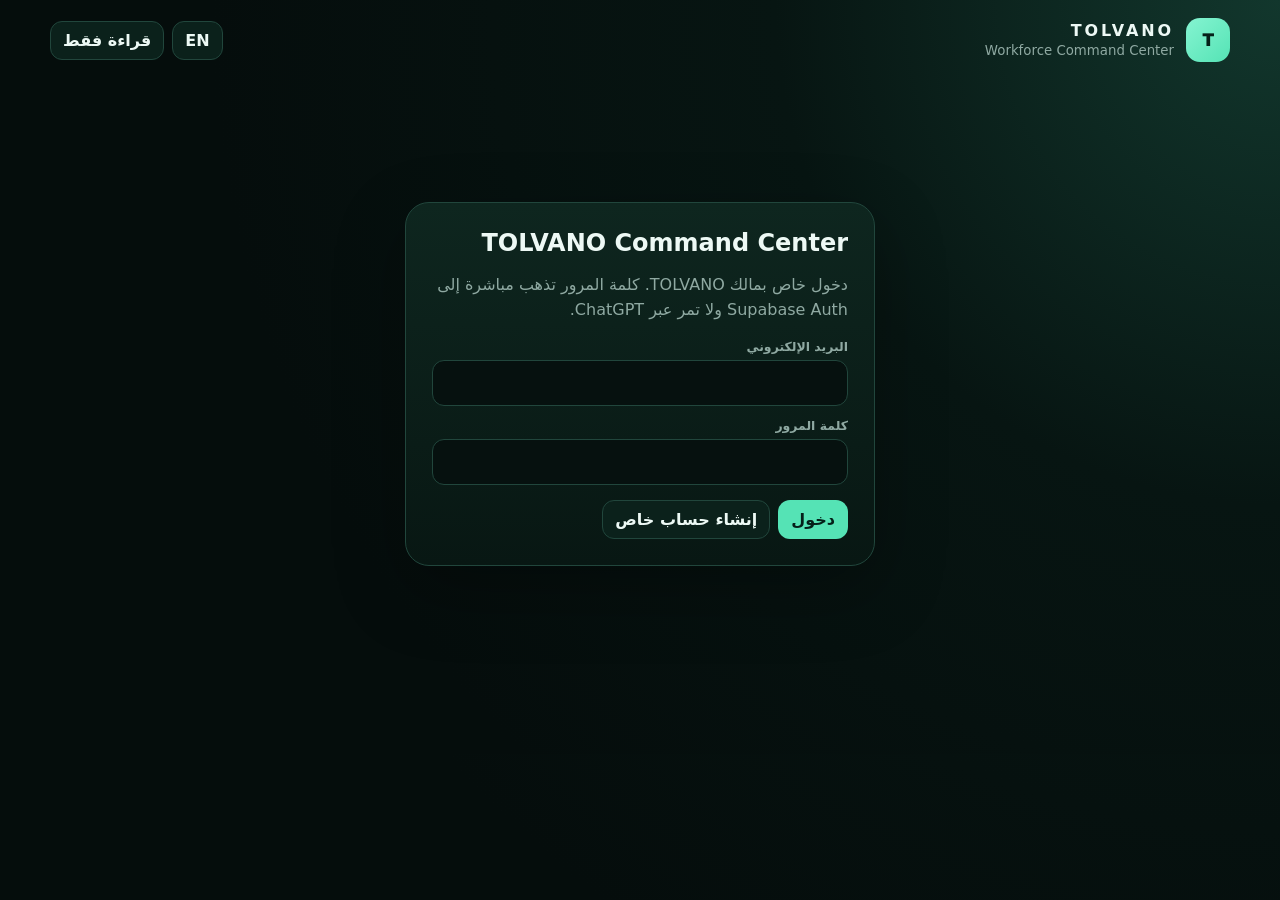
<file: wcc-app/index.html>
<!doctype html>
<html lang="ar" dir="rtl">
<head>
  <meta charset="utf-8">
  <meta name="viewport" content="width=device-width,initial-scale=1">
  <meta name="robots" content="noindex,nofollow,noarchive">
  <meta name="theme-color" content="#06110f">
  <meta http-equiv="Content-Security-Policy" content="default-src 'none'; script-src 'self'; style-src 'self'; connect-src https://tldrrrnwbmgbfnxyomwn.supabase.co; base-uri 'none'; form-action 'self'; object-src 'none'; img-src 'none'; font-src 'none'">
  <title>TOLVANO — Workforce Command Center</title>
  <link rel="stylesheet" href="./styles.css">
</head>
<body>
  <div class="shell">
    <header class="top">
      <div class="brand">
        <div class="mark" aria-hidden="true">T</div>
        <div><strong>TOLVANO</strong><small>Workforce Command Center</small></div>
      </div>
      <div class="actions">
        <button id="localeBtn" class="btn" type="button">EN</button>
        <span id="readChip" class="chip">قراءة فقط</span>
      </div>
    </header>

    <div id="notice" class="notice hidden" aria-live="polite"></div>

    <main id="loginView" class="loginwrap">
      <section class="login" aria-labelledby="loginTitle">
        <h1 id="loginTitle">TOLVANO Command Center</h1>
        <p id="loginDesc"></p>
        <form id="authForm">
          <div class="field">
            <label id="emailLabel" for="email">البريد الإلكتروني</label>
            <input id="email" name="email" type="email" autocomplete="username" required>
          </div>
          <div class="field">
            <label id="passwordLabel" for="password">كلمة المرور</label>
            <input id="password" name="password" type="password" minlength="12" autocomplete="current-password" required>
          </div>
          <div class="login-actions">
            <button id="loginBtn" class="btn primary" type="submit">دخول</button>
            <button id="createBtn" class="btn" type="button">إنشاء حساب خاص</button>
          </div>
        </form>
      </section>
    </main>

    <main id="appView" class="hidden">
      <div class="toolbar">
        <button id="refreshBtn" class="btn" type="button">تحديث</button>
        <button id="logoutBtn" class="btn danger" type="button">تسجيل الخروج</button>
      </div>
      <nav id="nav" class="nav" aria-label="TOLVANO Workforce Command Center"></nav>
      <section class="hero">
        <h1 id="heroTitle"></h1>
        <p id="heroDesc"></p>
        <span id="heroState" class="state"></span>
      </section>
      <div id="view"></div>
      <div id="generated" class="footer"></div>
    </main>
  </div>
  <script src="./app.js" defer></script>
</body>
</html>
</file>
<file: styles.css>
:root{
  --bg:#0a0b0c;
  --bg-soft:#111315;
  --panel:#131619;
  --line:rgba(255,255,255,.11);
  --line-strong:rgba(255,255,255,.2);
  --text:#f4f0e8;
  --muted:#c2c8c2;
  --accent:#c7eb70;
  --accent-soft:rgba(199,235,112,.13);
  --max:1240px;
  --radius:24px;
  --ease:cubic-bezier(.2,.75,.2,1);
  --font-sans:Inter,ui-sans-serif,system-ui,-apple-system,BlinkMacSystemFont,"Segoe UI",sans-serif;
  --font-arabic:"Noto Sans Arabic","IBM Plex Sans Arabic",Tahoma,"Segoe UI",Arial,sans-serif;
}

*{box-sizing:border-box}
html{scroll-behavior:smooth;overflow-x:hidden}
body{margin:0;background:var(--bg);color:var(--text);font-family:var(--font-sans);line-height:1.5;overflow-x:hidden;-webkit-tap-highlight-color:transparent}
html[dir="rtl"] body{font-family:var(--font-arabic);text-align:start}
a{color:inherit;text-decoration:none}
button{font:inherit}
button,a{touch-action:manipulation}
::selection{background:var(--accent);color:#0a0b0c}
:focus-visible{outline:2px solid var(--accent);outline-offset:4px}

.sr-only{position:absolute;width:1px;height:1px;padding:0;margin:-1px;overflow:hidden;clip:rect(0,0,0,0);white-space:nowrap;border:0}
.noise{position:fixed;inset:0;pointer-events:none;opacity:.04;z-index:30;background-image:url("data:image/svg+xml,%3Csvg viewBox='0 0 180 180' xmlns='http://www.w3.org/2000/svg'%3E%3Cfilter id='n'%3E%3CfeTurbulence type='fractalNoise' baseFrequency='.9' numOctaves='4' stitchTiles='stitch'/%3E%3C/filter%3E%3Crect width='100%25' height='100%25' filter='url(%23n)' opacity='.7'/%3E%3C/svg%3E")}
.cursor-glow{position:fixed;width:420px;height:420px;border-radius:50%;pointer-events:none;background:radial-gradient(circle,rgba(199,235,112,.08),transparent 68%);transform:translate(-50%,-50%);z-index:0;opacity:0;transition:opacity .3s ease}
.section-shell{width:min(calc(100% - 48px),var(--max));margin-inline:auto;position:relative;z-index:1}

.site-header{height:88px;display:grid;grid-template-columns:1fr auto 1fr;align-items:center;width:min(calc(100% - 48px),var(--max));margin-inline:auto;border-bottom:1px solid var(--line);position:relative;z-index:20}
.brand{display:inline-flex;align-items:center;gap:12px;width:max-content}
.brand-word{font-weight:800;letter-spacing:.19em;font-size:14px}
.brand-mark{width:25px;height:25px;position:relative;display:grid;place-items:center}
.brand-mark:before,.brand-mark:after,.brand-mark span{content:"";position:absolute;background:var(--text);transform:skewX(-18deg)}
.brand-mark:before{width:5px;height:23px;inset-inline-start:3px;top:1px}.brand-mark:after{width:5px;height:18px;inset-inline-end:3px;top:1px}.brand-mark span:first-child{height:4px;width:17px;top:2px;inset-inline-start:4px}.brand-mark span:last-child{height:4px;width:12px;bottom:3px;inset-inline-end:4px}
.nav{display:flex;gap:34px;color:#d0d5d0;font-size:13px}
.nav a{transition:color .2s ease}.nav a:hover{color:var(--text)}
.header-actions{display:flex;align-items:center;justify-self:end;gap:12px}
.language-switcher{display:inline-flex;align-items:center;gap:2px;padding:3px;border:1px solid var(--line);border-radius:999px;background:rgba(255,255,255,.015);direction:ltr}
.language-option{min-width:31px;height:28px;padding:0 7px;border:0;border-radius:999px;background:transparent;color:#d1d6d1;font-size:10px;font-weight:800;letter-spacing:.08em;cursor:pointer;transition:background .2s ease,color .2s ease,transform .2s var(--ease)}
.language-option:hover{color:var(--text)}
.language-option[aria-current="page"]{background:var(--accent);color:#0a0b0c}
.language-option:active{transform:scale(.95)}
.language-divider{color:#b6bdb6;font-size:10px;line-height:1}
.header-cta{border:1px solid var(--line-strong);padding:10px 15px;border-radius:999px;font-size:12px;font-weight:700;transition:.25s ease}.header-cta:hover{border-color:var(--accent);background:var(--accent-soft)}
.menu-toggle{display:none;background:none;border:0;color:white;padding:0;width:32px;height:32px;position:relative;cursor:pointer}.menu-toggle span{position:absolute;inset-inline-start:4px;width:24px;height:1px;background:white;transition:transform .2s var(--ease),top .2s var(--ease)}.menu-toggle span:first-child{top:11px}.menu-toggle span:last-child{top:19px}

.hero{min-height:760px;padding:96px 0 88px;display:grid;grid-template-columns:1.08fr .92fr;align-items:center;gap:56px}
.hero-grid{position:absolute;inset:0 -120px;background-image:linear-gradient(rgba(255,255,255,.032) 1px,transparent 1px),linear-gradient(90deg,rgba(255,255,255,.032) 1px,transparent 1px);background-size:68px 68px;mask-image:linear-gradient(to bottom,black,transparent 84%);z-index:-2}
.hero-orbit{position:absolute;border:1px solid rgba(199,235,112,.12);border-radius:50%;z-index:-1}.orbit-one{width:520px;height:520px;inset-inline-end:-160px;top:60px}.orbit-two{width:760px;height:760px;inset-inline-end:-290px;top:-55px}
.eyebrow,.kicker{font-size:11px;letter-spacing:.18em;text-transform:uppercase;color:#d0d6d0;font-weight:700}.eyebrow{display:flex;align-items:center;gap:10px;margin:0 0 24px}.signal{width:7px;height:7px;border-radius:50%;background:var(--accent);box-shadow:0 0 0 6px rgba(199,235,112,.08),0 0 18px rgba(199,235,112,.6)}
h1,h2,h3,p{margin-top:0}
h1{font-size:clamp(56px,7.3vw,102px);line-height:.91;letter-spacing:-.065em;margin-bottom:28px;font-weight:720;max-width:930px}
h1 span{color:var(--accent)}
.hero-lead{max-width:660px;color:var(--muted);font-size:17px;line-height:1.75;margin-bottom:30px}
.hero-actions{display:flex;flex-wrap:wrap;gap:12px}.btn{display:inline-flex;align-items:center;justify-content:space-between;gap:28px;padding:14px 18px;border-radius:999px;font-size:12px;font-weight:800;letter-spacing:.02em;transition:transform .25s var(--ease),background .25s ease,border-color .25s ease}.btn:hover{transform:translateY(-2px)}.btn-primary{background:var(--accent);color:#0d0f0e;min-width:220px}.btn-ghost{border:1px solid var(--line-strong);color:#e7e8e5}.btn-ghost:hover{border-color:#9ba19b}
.trust-line{display:flex;align-items:center;gap:13px;margin-top:44px;color:#c2c9c2;font-size:10px;letter-spacing:.11em;text-transform:uppercase}.trust-line i{width:3px;height:3px;border-radius:50%;background:#aeb6ae;flex:none}
.hero-visual{display:flex;justify-content:flex-end}.visual-frame{width:min(100%,500px);aspect-ratio:.9;border:1px solid var(--line);border-radius:28px;position:relative;overflow:hidden;background:radial-gradient(circle at 50% 43%,rgba(199,235,112,.08),transparent 32%),linear-gradient(160deg,rgba(255,255,255,.04),transparent 45%);box-shadow:inset 0 0 0 1px rgba(255,255,255,.02),0 35px 90px rgba(0,0,0,.35)}
.visual-frame:before{content:"";position:absolute;inset:0;background-image:linear-gradient(rgba(255,255,255,.045) 1px,transparent 1px),linear-gradient(90deg,rgba(255,255,255,.045) 1px,transparent 1px);background-size:38px 38px;mask-image:radial-gradient(circle at 50% 45%,black,transparent 78%)}
.frame-label{position:absolute;inset-inline:18px;display:flex;justify-content:space-between;color:#c2c9c2;font-size:9px;letter-spacing:.15em}.frame-label.top{top:16px}.frame-label.bottom{bottom:16px}
.sphere{width:260px;height:260px;position:absolute;left:50%;top:44%;transform:translate(-50%,-50%);border:1px solid rgba(255,255,255,.13);border-radius:50%;box-shadow:0 0 70px rgba(199,235,112,.04)}.sphere:before,.sphere:after{content:"";position:absolute;inset:18%;border:1px solid rgba(255,255,255,.09);border-radius:50%}.sphere:after{inset:34%}
.sphere-ring{position:absolute;inset:9%;border:1px solid rgba(199,235,112,.35);border-radius:50%}.ring-a{transform:rotateX(69deg)}.ring-b{transform:rotateY(69deg)}.sphere-core{position:absolute;width:15px;height:15px;left:50%;top:50%;transform:translate(-50%,-50%);border-radius:50%;background:var(--accent);box-shadow:0 0 28px rgba(199,235,112,.95)}
.node{position:absolute;width:7px;height:7px;background:var(--accent);border-radius:50%;box-shadow:0 0 14px var(--accent)}.node-a{left:18%;top:33%}.node-b{right:11%;top:57%}.node-c{left:46%;bottom:7%}
.connection-line{position:absolute;height:1px;background:linear-gradient(90deg,transparent,var(--accent),transparent);opacity:.35;transform-origin:left center}.line-a{width:190px;inset-inline-start:47px;top:208px;transform:rotate(23deg)}.line-b{width:205px;inset-inline-end:33px;top:334px;transform:rotate(-27deg)}
.signal-card{position:absolute;width:155px;padding:12px 13px;border:1px solid var(--line);border-radius:13px;background:rgba(11,13,14,.82);backdrop-filter:blur(12px);display:grid;grid-template-columns:auto 1fr;column-gap:8px;row-gap:2px;box-shadow:0 14px 38px rgba(0,0,0,.22)}.signal-card small{grid-row:1/3;color:var(--accent);font-size:9px}.signal-card strong{font-size:10px;letter-spacing:.14em}.signal-card span{font-size:9px;color:#c4cbc4}.card-a{inset-inline-start:23px;bottom:100px}.card-b{inset-inline-end:23px;top:90px}

.statement{padding:112px 0;display:grid;grid-template-columns:180px 1fr;border-top:1px solid var(--line)}.section-index{display:flex;align-items:center;gap:6px;font-size:9px;letter-spacing:.18em;color:#bbc2bb;font-weight:700}.statement-copy{max-width:860px}.kicker{color:var(--accent);margin-bottom:15px}.statement h2,.section-heading h2,.cta-panel h2,.basis-intro h2{font-size:clamp(38px,5vw,70px);line-height:1.03;letter-spacing:-.045em;font-weight:620;margin-bottom:0}
.capabilities{padding:96px 0 120px;border-top:1px solid var(--line)}.section-heading{display:grid;grid-template-columns:180px 1fr;margin-bottom:54px}.section-heading>div{max-width:880px}.capability-grid{display:grid;grid-template-columns:repeat(3,1fr);gap:12px}.capability-card{min-height:420px;padding:24px;border:1px solid var(--line);border-radius:20px;background:linear-gradient(150deg,rgba(255,255,255,.025),transparent 55%);position:relative;display:flex;flex-direction:column;transition:transform .35s var(--ease),border-color .35s ease,background .35s ease}.capability-card:hover{transform:translateY(-7px);border-color:rgba(199,235,112,.38);background:linear-gradient(150deg,rgba(199,235,112,.06),transparent 58%)}.card-num{font-size:9px;letter-spacing:.18em;color:#c1c8c1}.capability-card h3{font-size:27px;letter-spacing:-.035em;margin:24px 0 12px}.capability-card p{font-size:14px;line-height:1.7;color:#c3cac3;max-width:330px}.card-link{margin-top:auto;font-size:11px;color:#cdd4cd;display:flex;justify-content:space-between;border-top:1px solid var(--line);padding-top:15px}.card-link b{color:var(--accent)}
.icon{height:104px;margin-top:35px;position:relative}.icon-radar{width:104px;border:1px solid rgba(255,255,255,.18);border-radius:50%}.icon-radar:before,.icon-radar:after{content:"";position:absolute;border:1px solid rgba(255,255,255,.11);border-radius:50%}.icon-radar:before{inset:18px}.icon-radar:after{inset:37px}.icon-radar span{position:absolute;width:7px;height:7px;background:var(--accent);border-radius:50%;right:12px;top:28px;box-shadow:0 0 18px var(--accent)}
.icon-fit span{position:absolute;width:70px;height:70px;border:1px solid rgba(255,255,255,.18);transform:rotate(45deg);top:13px}.icon-fit span:first-child{inset-inline-start:8px}.icon-fit span:last-child{inset-inline-start:42px;border-color:rgba(199,235,112,.55)}
.icon-link span{position:absolute;width:74px;height:40px;border:1px solid rgba(255,255,255,.2);border-radius:999px;top:30px;transform:rotate(-20deg)}.icon-link span:first-child{inset-inline-start:4px}.icon-link span:last-child{inset-inline-start:48px;border-color:rgba(199,235,112,.55)}
.approach{padding:30px 0 120px}.approach-panel{border:1px solid var(--line);border-radius:28px;padding:54px;background:linear-gradient(125deg,rgba(255,255,255,.035),rgba(255,255,255,.005));display:grid;grid-template-columns:1fr 1fr;gap:80px}.section-heading.compact{display:block;margin:0}.section-heading.compact .section-index{margin-bottom:70px}.section-heading.compact h2{font-size:50px}.steps{border-top:1px solid var(--line)}.step{display:grid;grid-template-columns:55px 1fr;gap:18px;padding:23px 0;border-bottom:1px solid var(--line)}.step>span{font-size:10px;color:var(--accent);padding-top:4px}.step strong{font-size:15px}.step p{font-size:12px;color:#c1c8c1;margin:4px 0 0}
.focus{padding:96px 0 130px;border-top:1px solid var(--line)}.focus-list{border-top:1px solid var(--line)}.focus-row{display:grid;grid-template-columns:70px 1fr auto;align-items:center;gap:20px;padding:27px 0;border-bottom:1px solid var(--line);transition:padding .3s var(--ease),background .3s ease}.focus-row:hover{padding-inline:12px;background:rgba(255,255,255,.018)}.focus-row>span{font-size:9px;color:var(--accent)}.focus-row strong{font-size:22px;letter-spacing:-.02em;font-weight:560}.focus-row em{font-style:normal;font-size:10px;letter-spacing:.1em;text-transform:uppercase;color:#aeb6ae}

.basis{padding:0 0 120px}.basis-panel{border:1px solid var(--line);border-radius:28px;padding:54px;background:linear-gradient(125deg,rgba(199,235,112,.055),rgba(255,255,255,.005) 58%)}.basis-intro{display:grid;grid-template-columns:180px 1fr;gap:44px;margin-bottom:46px}.basis-intro>div{max-width:800px}.basis-grid{display:grid;grid-template-columns:repeat(3,1fr);gap:12px}.basis-item{min-height:210px;padding:24px;border:1px solid var(--line);border-radius:18px;background:rgba(10,11,12,.25)}.basis-item .card-num{display:block;margin-bottom:55px}.basis-item h3{font-size:19px;letter-spacing:-.02em;margin:0}.basis-item p{margin:11px 0 0;color:#c3cac3;font-size:13px;line-height:1.75}

.cta-section{padding-bottom:80px}.cta-panel{position:relative;overflow:hidden;border:1px solid rgba(199,235,112,.23);border-radius:30px;padding:70px;background:linear-gradient(120deg,rgba(199,235,112,.075),rgba(255,255,255,.02) 50%,transparent);min-height:500px;display:flex;flex-direction:column;justify-content:center}.cta-glow{position:absolute;width:540px;height:540px;border-radius:50%;inset-inline-end:-170px;top:-190px;background:radial-gradient(circle,rgba(199,235,112,.16),transparent 65%);filter:blur(10px)}.cta-panel h2{font-size:clamp(50px,6.2vw,82px);position:relative}.cta-panel h2 span{color:#c5cbc5}.cta-bottom{display:flex;align-items:center;gap:28px;margin-top:46px;position:relative}.btn.large{font-size:13px;padding:17px 20px;min-width:290px}.cta-bottom p{max-width:390px;color:#c2c9c2;font-size:12px;margin:0}
.contact-fallback{position:relative;max-width:700px;margin-top:28px;padding-top:20px;border-top:1px solid var(--line)}.contact-fallback>p{margin:0 0 11px;color:#c7cec7;font-size:12px}.copy-row{display:flex;flex-wrap:wrap;align-items:center;gap:10px}.copy-row code{padding:9px 12px;border:1px solid var(--line-strong);border-radius:9px;background:rgba(10,11,12,.44);color:var(--text);font-family:ui-monospace,SFMono-Regular,Menlo,monospace;font-size:12px;letter-spacing:.02em;direction:ltr;user-select:all}.copy-email{display:inline-flex;align-items:center;gap:7px;padding:9px 12px;border:1px solid var(--line-strong);border-radius:9px;background:transparent;color:#d5dbd5;font-size:12px;font-weight:700;cursor:pointer;transition:border-color .2s ease,color .2s ease}.copy-email:hover{border-color:var(--accent);color:var(--accent)}.copy-feedback{min-height:18px;margin:9px 0 0!important;color:#d1d8d1!important;font-size:11px!important}
.site-footer{border-top:1px solid var(--line);min-height:120px;display:grid;grid-template-columns:1fr 1fr 1fr;align-items:center;color:#c0c8c0;font-size:10px}.site-footer p{margin:0}.site-footer p:nth-child(2){text-align:center}.site-footer p:last-child{text-align:end}.footer-brand{color:var(--text)}
.mobile-cta{display:none}

.reveal{opacity:1;transform:none}.delay-one,.delay-two{transition-delay:0s}
html.js .reveal{opacity:0;transform:translateY(24px);transition:opacity .8s var(--ease),transform .8s var(--ease)}
html.js .reveal.visible{opacity:1;transform:none}
html.js .delay-one{transition-delay:.12s}html.js .delay-two{transition-delay:.22s}

html[dir="rtl"] .eyebrow,
html[dir="rtl"] .kicker,
html[dir="rtl"] .section-index,
html[dir="rtl"] .trust-line,
html[dir="rtl"] .frame-label,
html[dir="rtl"] .signal-card strong,
html[dir="rtl"] .card-num,
html[dir="rtl"] .focus-row em{letter-spacing:0;text-transform:none}
html[dir="rtl"] h1{font-size:clamp(50px,6.5vw,90px);line-height:1.08;letter-spacing:-.035em}
html[dir="rtl"] .statement h2,
html[dir="rtl"] .section-heading h2,
html[dir="rtl"] .cta-panel h2,
html[dir="rtl"] .basis-intro h2{line-height:1.18;letter-spacing:-.025em}
html[dir="rtl"] .hero-lead{line-height:1.9}
html[dir="rtl"] .capability-card h3,
html[dir="rtl"] .focus-row strong{letter-spacing:-.018em}
html[dir="rtl"] .capability-card p,
html[dir="rtl"] .basis-item p,
html[dir="rtl"] .step p{line-height:1.9}
html[dir="rtl"] .trust-line{font-size:11px}
html[dir="rtl"] .line-a{transform-origin:right center;transform:rotate(-23deg)}
html[dir="rtl"] .line-b{transform-origin:left center;transform:rotate(27deg)}

@media (max-width:1020px){
  .site-header{grid-template-columns:1fr auto}
  .nav{display:none}
  .header-cta{display:none}
  .menu-toggle{display:block}
  .menu-toggle.open span:first-child{transform:rotate(45deg);top:15px}
  .menu-toggle.open span:last-child{transform:rotate(-45deg);top:15px}
  .hero{grid-template-columns:1fr;padding-top:78px}
  .hero-copy{max-width:830px}
  .hero-visual{justify-content:flex-start}
  .visual-frame{max-width:570px}
  .capability-grid,.basis-grid{grid-template-columns:1fr}
  .capability-card{min-height:340px}
  .basis-item{min-height:0}
  .approach-panel{grid-template-columns:1fr;gap:55px}
  .section-heading.compact .section-index{margin-bottom:38px}
}

@media (max-width:700px){
  body{padding-bottom:82px}
  .section-shell,.site-header{width:min(calc(100% - 28px),var(--max))}
  .site-header{height:74px}
  .header-actions{gap:8px}
  .language-option{min-width:29px;height:27px;padding:0 6px;font-size:9px}
  .hero{padding:62px 0 72px;min-height:auto;gap:54px}
  .hero h1{font-size:clamp(48px,14vw,72px)}
  .hero-lead{font-size:15px}
  .trust-line{flex-wrap:wrap;gap:9px 12px}
  .hero-visual{display:none}
  .statement,.section-heading,.basis-intro{grid-template-columns:1fr;gap:22px}
  .statement{padding:78px 0}
  .capabilities,.focus{padding:78px 0}
  .capability-card{min-height:370px}
  .approach{padding-bottom:80px}
  .approach-panel,.basis-panel{padding:28px 22px}
  .basis{padding-bottom:80px}
  .basis-intro{margin-bottom:32px}
  .basis-item .card-num{margin-bottom:34px}
  .section-heading.compact h2{font-size:40px}
  .focus-row{grid-template-columns:42px 1fr;gap:12px}
  .focus-row em{grid-column:2}
  .focus-row strong{font-size:18px}
  .cta-panel{padding:44px 22px;min-height:470px}
  .cta-bottom{align-items:flex-start;flex-direction:column}
  .btn.large{min-width:0;width:100%}
  .contact-fallback{margin-top:23px}
  .copy-row{align-items:stretch}
  .copy-row code,.copy-email{width:100%;justify-content:center}
  .site-footer{grid-template-columns:1fr;gap:14px;padding:30px 0}
  .site-footer p:nth-child(2),.site-footer p:last-child{text-align:start}
  .cursor-glow{display:none}
  .mobile-cta{display:block;position:fixed;inset-inline:14px;bottom:13px;z-index:35;box-shadow:0 12px 32px rgba(0,0,0,.32)}
  .mobile-cta a{display:flex;min-height:54px;align-items:center;justify-content:center;gap:12px;padding:0 18px;border:1px solid var(--accent);border-radius:999px;background:var(--accent);color:#0d0f0e;font-size:12px;font-weight:800;text-align:center}
  html[dir="rtl"] .hero h1{font-size:clamp(42px,12.5vw,64px);line-height:1.14}
  html[dir="rtl"] .section-heading h2,
  html[dir="rtl"] .statement h2,
  html[dir="rtl"] .basis-intro h2{font-size:clamp(36px,10vw,50px)}
}

@media (prefers-reduced-motion:reduce){
  html{scroll-behavior:auto}
  .reveal,html.js .reveal{opacity:1;transform:none;transition:none}
  .capability-card,.btn,.language-option,.menu-toggle span,.copy-email{transition:none}
}

/* Final mobile visual polish */
:root{--accent:#c7eb70;--accent-soft:rgba(199,235,112,.10)}
.language-switcher{display:grid;grid-template-columns:32px 1px 32px;align-items:center;column-gap:3px;height:34px;padding:3px;direction:ltr}
.language-option{display:grid;place-items:center;width:32px;min-width:32px;height:28px;padding:0;line-height:1}
.language-divider{display:block;align-self:center;width:1px;height:13px;background:#7a8379;color:transparent;font-size:0;line-height:0}
.section-index{font-size:8px;letter-spacing:.14em;color:#717a72;opacity:.78}
.card-num{font-size:8px;letter-spacing:.14em;color:#798379;opacity:.72}
.signal-card small{color:rgba(199,235,112,.68)}
.step>span{font-size:9px;color:#99ab70;opacity:.8}
.focus-row>span{font-size:8px;color:#879668;opacity:.72}
.basis-item .card-num{display:none}

@media (max-width:1020px){
  .hero{padding-top:72px;gap:42px}
  .hero-visual{justify-content:center}
  .visual-frame{width:min(100%,500px);max-width:500px}
}

@media (max-width:760px){
  body{padding-bottom:calc(70px + env(safe-area-inset-bottom,0px))}
  .language-switcher{grid-template-columns:31px 1px 31px;column-gap:3px;height:32px;padding:3px}
  .language-option{width:31px;min-width:31px;height:26px;font-size:9px}
  .hero{padding:52px 0 50px;min-height:auto;gap:34px}
  .hero h1{font-size:clamp(46px,12.4vw,64px);line-height:.95;text-wrap:balance}
  .hero-lead{font-size:15px;line-height:1.72;margin-bottom:24px}
  .hero-actions{gap:10px}
  .trust-line{margin-top:32px}
  .hero-visual{display:flex;justify-content:center;margin-top:0}
  .visual-frame{width:min(100%,308px);max-width:308px;aspect-ratio:1;border-radius:22px;box-shadow:inset 0 0 0 1px rgba(255,255,255,.02),0 22px 54px rgba(0,0,0,.28)}
  .frame-label{inset-inline:14px;font-size:8px}.frame-label.top{top:12px}.frame-label.bottom{bottom:12px}
  .sphere{transform:translate(-50%,-50%) scale(.84)}
  .signal-card{transform:scale(.84)}
  .line-a{top:170px;width:150px}.line-b{top:250px;width:165px}
  .signal{box-shadow:0 0 0 5px rgba(199,235,112,.06),0 0 12px rgba(199,235,112,.35)}
  .sphere-core{box-shadow:0 0 18px rgba(199,235,112,.62)}
  .statement,.capabilities,.focus{padding:64px 0}
  .capability-card{min-height:0;padding:22px}
  .capability-card .card-num{display:none}
  .capability-card .icon{height:82px;margin-top:22px;transform:scale(.88);transform-origin:center}
  .approach{padding-bottom:64px}
  .approach-panel,.basis-panel{padding:26px 20px}
  .approach-panel{gap:38px}
  .basis{padding-bottom:64px}
  .basis-intro{margin-bottom:30px}
  .cta-section{padding-bottom:64px}
  .cta-panel{padding:40px 22px;min-height:auto}
  .cta-bottom{margin-top:30px}
  .contact-fallback{margin-top:21px}
  .cta-glow{opacity:.62}
  .mobile-cta{display:block;position:fixed;inset-inline:16px;bottom:calc(10px + env(safe-area-inset-bottom,0px));z-index:35;opacity:1;transform:translateY(0);visibility:visible;box-shadow:0 10px 26px rgba(0,0,0,.28);transition:opacity .18s ease,transform .18s ease,visibility .18s ease}
  .mobile-cta a{min-height:48px;gap:10px;padding:0 16px;font-size:11.5px}
  body.menu-open .mobile-cta,body.final-cta-visible .mobile-cta{visibility:hidden;opacity:0;transform:translateY(12px);pointer-events:none}
  html[dir="rtl"] .hero h1{font-size:clamp(41px,11.8vw,60px);line-height:1.1;text-wrap:balance}
}

/* V1 freeze polish */
.copy-email{border-color:rgba(255,255,255,.30);background:rgba(255,255,255,.025);color:#e1e6e1}
.copy-row code{border-color:rgba(255,255,255,.24)}

@media (max-width:760px){
  .hero-lead{color:#ccd3cc}
  .capability-card p,.basis-item p,.step p,.cta-bottom p,.contact-fallback>p{color:#cbd3cb}
  .card-link{color:#d2d9d2}
  .focus-row em{color:#b9c1b9}
  .frame-label,.signal-card span{color:#cbd3cb}
  .site-footer{color:#c8d0c8}
}

@media (prefers-reduced-motion:reduce){
  .mobile-cta{transition:none}
}


/* V1 freeze mobile menu and numbering polish */
.focus-row{grid-template-columns:1fr auto}
.focus-row em{grid-column:auto}
.capability-card .icon{margin-top:12px}

@media (max-width:760px){
  .section-index{font-size:10px;letter-spacing:.11em;color:#9ca69c;opacity:1}
  .capability-card .icon{margin-top:8px}
}

@media (max-width:700px){
  .focus-row{grid-template-columns:1fr;gap:8px}
  .focus-row em{grid-column:auto}
}

/* Mobile navigation — canonical fixed drawer */
@media (max-width:1020px){
  :root{--mobile-menu-header-height:88px;--mobile-menu-header-inset:24px;--mobile-menu-drawer-inset:24px;--mobile-menu-drawer-block-padding:16px;--mobile-menu-drawer-bottom-padding:20px}
  html.menu-open{overflow:hidden;overscroll-behavior:none}
  body.menu-open{position:fixed;top:var(--menu-scroll-offset,0px);left:0;right:0;width:auto;height:100%;overflow:hidden;overscroll-behavior:none}
  body.menu-open::before{content:"";position:fixed;top:0;left:0;right:0;bottom:0;background:var(--bg);z-index:18}
  body.menu-open .site-header{position:fixed;top:0;left:var(--mobile-menu-header-inset);right:var(--mobile-menu-header-inset);width:auto;height:var(--mobile-menu-header-height);margin:0;transform:none;background:var(--bg);z-index:40}
  .nav.mobile-open{display:flex;position:fixed;top:var(--mobile-menu-header-height);left:0;right:0;bottom:auto;width:auto;max-height:calc(100dvh - var(--mobile-menu-header-height));overflow-y:auto;overscroll-behavior:contain;-webkit-overflow-scrolling:touch;touch-action:pan-y;background:var(--bg);border-bottom:1px solid var(--line);padding:var(--mobile-menu-drawer-block-padding) var(--mobile-menu-drawer-inset) calc(var(--mobile-menu-drawer-bottom-padding) + env(safe-area-inset-bottom,0px));flex-direction:column;gap:0;box-shadow:0 16px 44px rgba(0,0,0,.34);z-index:39}
  .nav.mobile-open a{width:100%;padding:17px 0;border-bottom:1px solid var(--line);color:#e2e7e2;font-size:14px;text-align:start}
}

@media (max-width:700px){
  :root{--mobile-menu-header-height:74px;--mobile-menu-header-inset:14px;--mobile-menu-drawer-inset:20px;--mobile-menu-drawer-block-padding:14px;--mobile-menu-drawer-bottom-padding:18px}
}
</file>
<file: wcc-app/styles.css>
:root{color-scheme:dark;--bg:#06110f;--panel:#0c201b;--line:#21463c;--text:#edf9f5;--muted:#8fa9a2;--accent:#55e3b5;--ok:#7cf2bd;--warn:#ffd584;--bad:#ff8795}
*{box-sizing:border-box}html,body{margin:0;min-height:100%;background:radial-gradient(circle at top right,#12372d 0,#071512 34%,#050d0c 72%);color:var(--text);font-family:Inter,system-ui,-apple-system,BlinkMacSystemFont,"Segoe UI",sans-serif}
button,input{font:inherit}button{cursor:pointer}.hidden{display:none!important}.shell{width:min(1180px,calc(100% - 28px));margin:auto;padding:18px 0 64px}.top{display:flex;align-items:center;justify-content:space-between;gap:14px;margin-bottom:16px}.brand{display:flex;gap:12px;align-items:center}.mark{display:grid;place-items:center;width:44px;height:44px;border-radius:14px;background:linear-gradient(135deg,#85f4d1,var(--accent));color:#052019;font-weight:1000}.brand strong{display:block;letter-spacing:.18em}.brand small{color:var(--muted)}
.actions,.toolbar{display:flex;gap:8px;align-items:center;flex-wrap:wrap}.toolbar{justify-content:flex-end;margin-bottom:12px}.btn,.chip{border:1px solid var(--line);border-radius:12px;padding:9px 12px;background:#0b211b;color:var(--text);font-weight:850}.btn.primary{background:var(--accent);color:#052019;border-color:transparent}.btn.danger{background:#2b1519;color:#ffdbe0;border-color:#683d45}
.notice{margin:0 0 14px;padding:12px 14px;border:1px solid var(--line);border-radius:14px;color:var(--muted)}.notice.error{color:#ffd5da;border-color:#6b3841}.notice.success{color:#d6fff0;border-color:#2d654f}
.loginwrap{min-height:68vh;display:grid;place-items:center}.login{width:min(100%,470px);padding:26px;border:1px solid var(--line);border-radius:24px;background:linear-gradient(180deg,#0e261f,#081713);box-shadow:0 24px 70px rgba(0,0,0,.3)}.login h1{margin:0 0 8px}.login p{color:var(--muted);line-height:1.55}.field{display:grid;gap:6px;margin-top:12px}.field label{color:var(--muted);font-size:.78rem;font-weight:800}.field input{width:100%;min-height:46px;border:1px solid var(--line);border-radius:12px;background:#06110f;color:var(--text);padding:10px 12px}.login-actions{display:flex;gap:8px;flex-wrap:wrap;margin-top:15px}
.nav{position:sticky;top:8px;z-index:5;display:grid;grid-template-columns:repeat(5,1fr);gap:5px;padding:6px;border:1px solid var(--line);border-radius:17px;background:rgba(6,17,15,.93);backdrop-filter:blur(14px);margin-bottom:16px}.nav button{min-height:46px;border:0;border-radius:11px;background:transparent;color:var(--muted);font-weight:850}.nav button.active{background:var(--accent);color:#052019}
.hero{padding:30px clamp(20px,4vw,42px);border:1px solid var(--line);border-radius:26px;background:linear-gradient(135deg,#10372d,#071815);margin-bottom:14px}.hero h1{font-size:clamp(2rem,5vw,3.45rem);margin:0}.hero p{color:var(--muted);max-width:800px;line-height:1.6}.state{display:inline-flex;margin-top:12px;border:1px solid currentColor;border-radius:999px;padding:6px 10px;font-weight:900}.ok{color:var(--ok)}.warn{color:var(--warn)}.bad{color:var(--bad)}.muted{color:var(--muted)}
.grid4{display:grid;grid-template-columns:repeat(4,1fr);gap:10px}.grid{display:grid;grid-template-columns:repeat(auto-fit,minmax(280px,1fr));gap:11px}.card{border:1px solid var(--line);border-radius:20px;background:linear-gradient(180deg,#0c211b,#081814);padding:17px}.kpi{min-height:105px}.kpi small{color:var(--muted)}.kpi strong{display:block;font-size:1.85rem;margin-top:8px}.section{margin-top:22px}.section h2{margin:0 0 11px}.card h3{margin:0 0 6px}.pill{display:inline-flex;border:1px solid currentColor;border-radius:999px;padding:4px 8px;font-size:.7rem;font-weight:900}.row{display:flex;justify-content:space-between;gap:14px;padding:7px 0;border-top:1px solid rgba(255,255,255,.06);font-size:.8rem}.row:first-of-type{margin-top:8px}.row span:last-child{text-align:end;overflow-wrap:anywhere}.empty{padding:22px;border:1px dashed var(--line);border-radius:18px;color:var(--muted)}.footer{text-align:center;color:#627e76;font-size:.72rem;margin-top:28px}
@media(max-width:800px){.grid4{grid-template-columns:repeat(2,1fr)}}@media(max-width:580px){.shell{width:min(100% - 18px,700px);padding-top:10px}.brand small{display:none}.nav{gap:3px;padding:5px}.nav button{font-size:.68rem;min-height:55px}.grid4{grid-template-columns:1fr 1fr}.actions .chip{display:none}}
</file>
